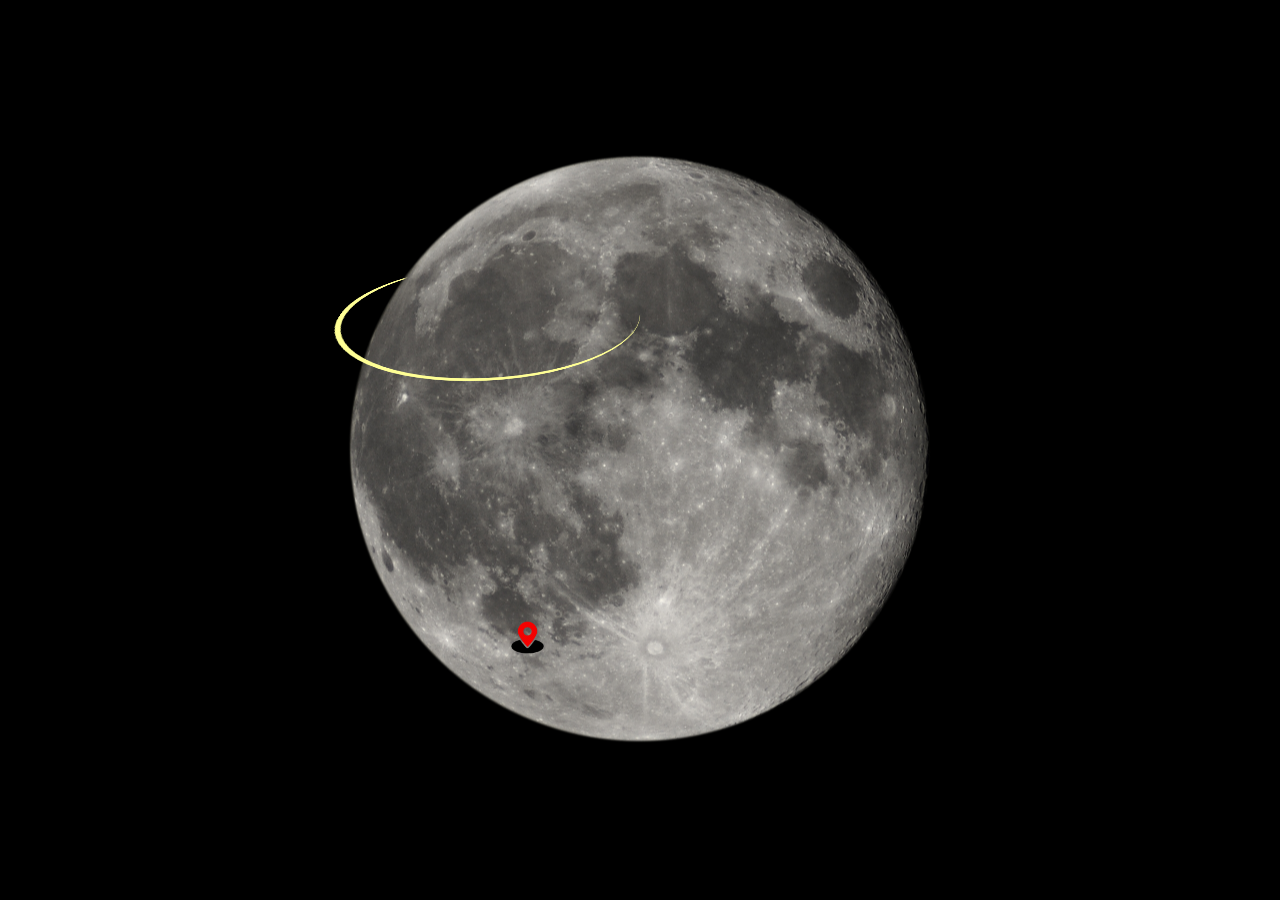
<file: index.html>
<!DOCTYPE html>
<html lang="fr">

<head>
	<meta charset="UTF-8" />
	<meta name="viewport" content="width=device-width, initial-scale=1.0" />
	<title>Sur la lune</title>
	<link rel="stylesheet" href="https://cdn.jsdelivr.net/npm/bootstrap@5.3.0/dist/css/bootstrap.min.css" class="circle">
	<link rel="stylesheet" href="css/lune.css" />
</head>

<body>
	<div class="container">
		<img src="img/lune.png" class="circle" alt="image de lune">
		<div class="eclipse"></div>
		<div class="eclipse deuxieme"></div>
		<a class="location" href="acceuil.html"><img src="img/location-icon-png-10.jpg" alt=""></a>
	</div>
</body>

</html>
</file>
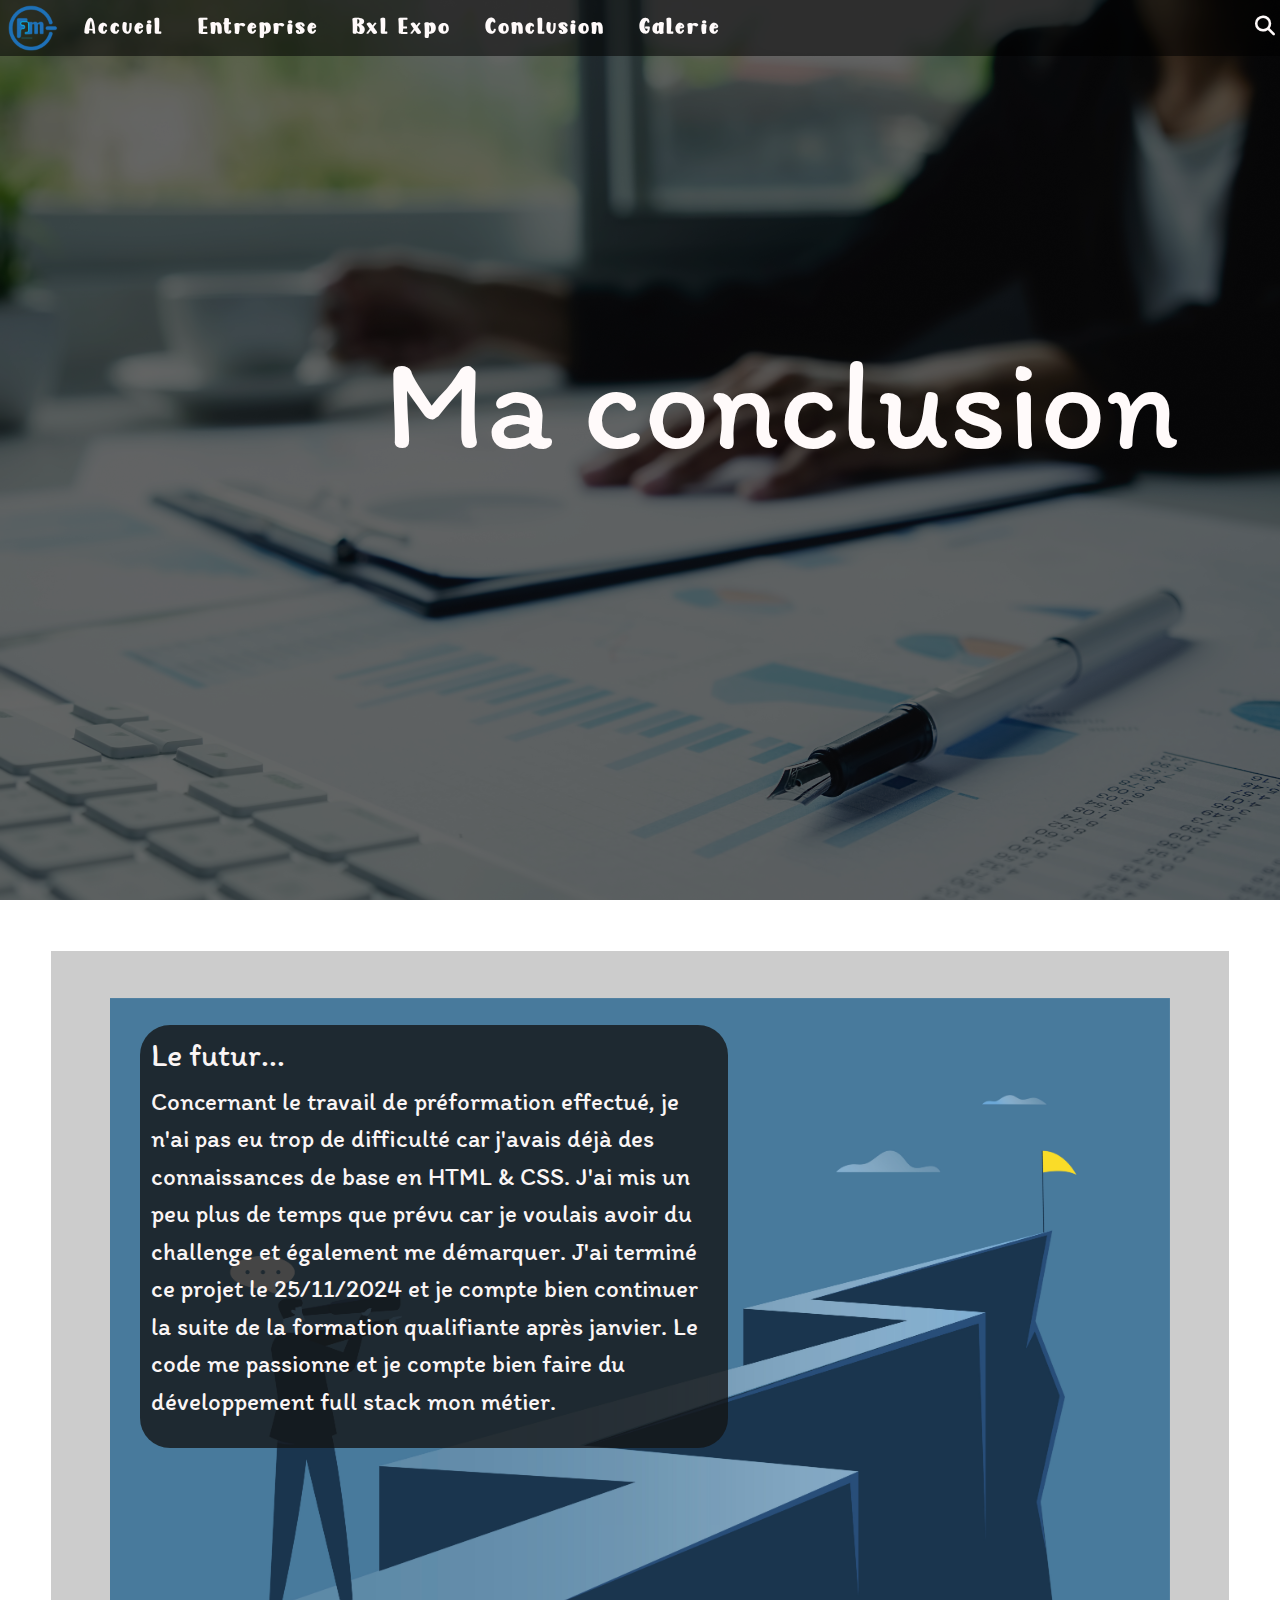
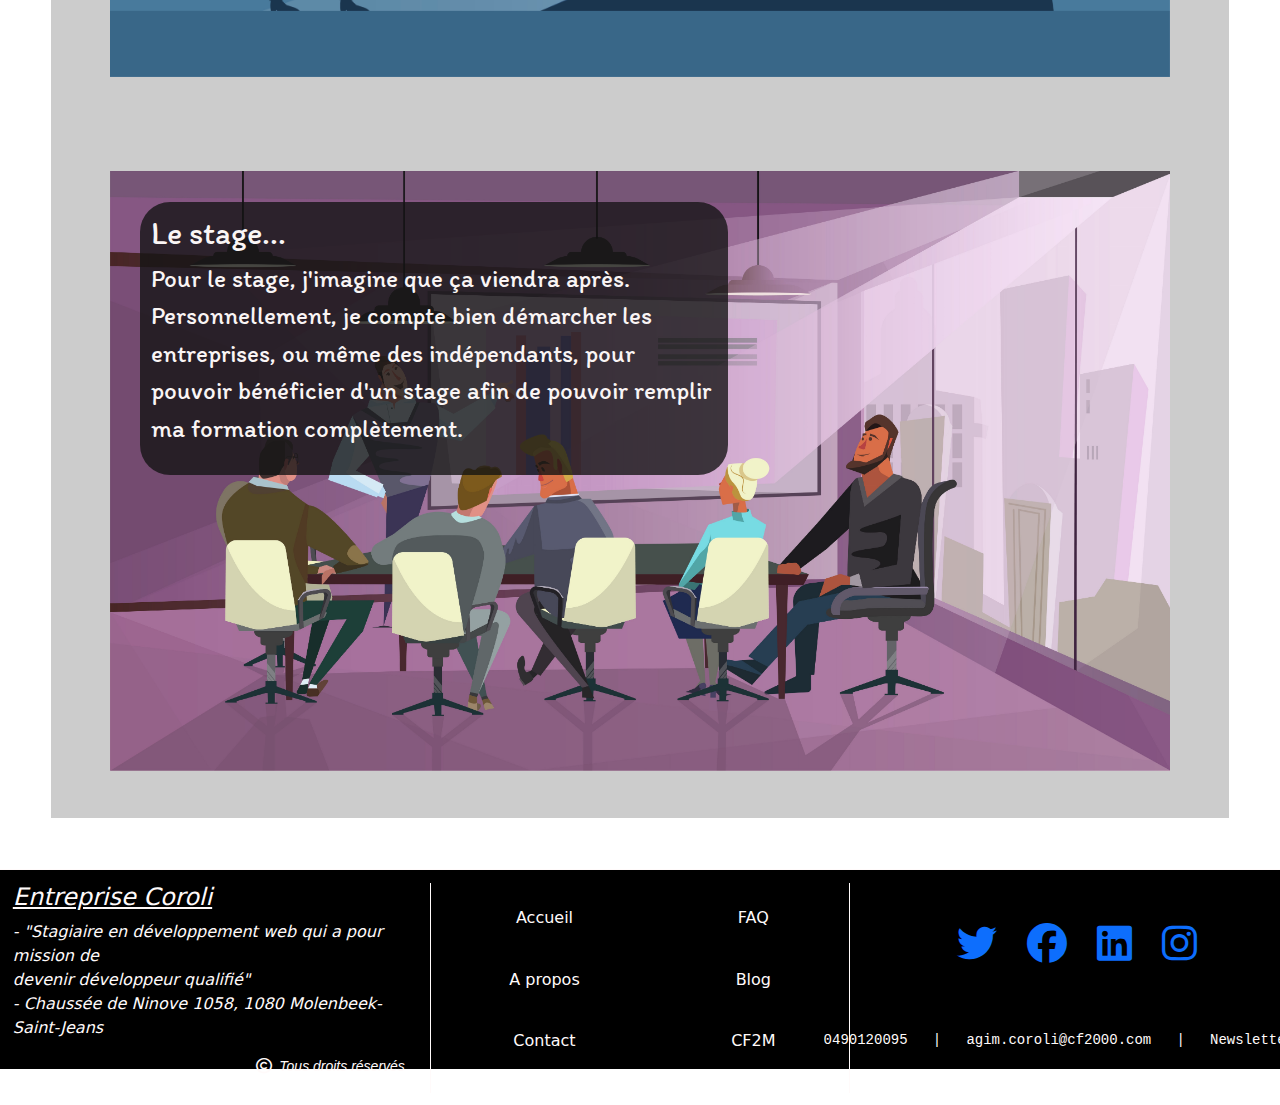
<file: _conclusion.html>
<!DOCTYPE html>
<html lang="en">
<head>
    <meta charset="UTF-8">
    <meta name="viewport" content="width=device-width, initial-scale=1.0">
    <title>Accueil</title>
        <!-- lien vers les pages et bibliotheque  -->
    <link rel="stylesheet" href="css/styleConclusion.css">
    <link rel="stylesheet" href="https://cdn.jsdelivr.net/npm/bootstrap@5.3.3/dist/css/bootstrap.min.css">
    <link rel="stylesheet" href="https://www.freepik.com/font/snow-freeze">
    <link rel="stylesheet" href="https://cdnjs.cloudflare.com/ajax/libs/font-awesome/6.5.1/css/all.min.css">
</head>
<body>
    <!-- navbar composé de icon img et lien  -->
    <header>
        <img src="img/rapport.jpg"  alt="">
        <nav class="navbar" id="navbar">
                    <ul class="list_puce_nav" style="list-style-type: none; ">
                        <li class="txt logo">
                            <a href="https://www.cf2m.be/home" target="_blank"><img style="width : 50px;
                            height : 50px;" src="img/cf2m-removebg-preview.png" alt=""></a>
                        </li>
                        <li class="txt">
                            <a class="lien" href="acceuil.html">Accueil</a>
                        </li>
                        <li class="txt">
                            <a class="lien" href="_entreprise.html">Entreprise</a>
                        </li>
                        <li class="txt">
                            <a class="lien" href="_expo.html">Bxl Expo</a>
                        </li>
                        <li class="txt">
                            <a class="lien" href="_conclusion.html">Conclusion</a>
                        </li>
                        <li class="txt">
                            <a class="lien" href="_galerie.html">Galerie</a>
                        </li>
                        <li class="Ex">

                        </li>
                        <li class="flexible">
                            <label for="search"><i class="fa-solid fa-magnifying-glass"></i>
                            </label>
                        </li>
                    </ul>
        </nav> <!-- Barre de navigation  -->
        <p class="titre">Ma conclusion</p>
    </header>
    <!-- img stage et avenir  -->
    <section>
        
        <div class="backPlan">
            <div class="blocUn">
                <img class="imgFutur" src="img/na_may_13.jpg" alt="">
                <div class="survolImg">
                    <h2>Le futur...</h2>
                    <p>Concernant le travail de préformation effectué, je n'ai pas eu trop de difficulté car j'avais déjà des connaissances de base en HTML & CSS. J'ai mis un peu plus de temps que prévu car je voulais avoir du challenge et également me démarquer. J'ai terminé ce projet le 25/11/2024 et je compte bien continuer la suite de la formation qualifiante après janvier. Le code me passionne et je compte bien faire du développement full stack mon métier.</p>
                </div>
            </div> 
            <div class="blocDeux">
                <img class="imgStage" src="img/stage.jpg" alt="">
                <div class="survolImg2">
                    <h2>Le stage...</h2>
                    <p>Pour le stage, j'imagine que ça viendra après. Personnellement, je compte bien démarcher les entreprises, ou même des indépendants, pour pouvoir bénéficier d'un stage afin de pouvoir remplir ma formation complètement.</p>
                </div>
            </div> 
        </div>
    </section>
    <!-- pied de page divisé en 3 parti avec des icon et href  -->
    <footer>
                
        <div class="pied">
            <div class="blocG">
                <h4 style="text-decoration: underline;"><em>Entreprise Coroli</em></h4>
                <p><em>- "Stagiaire en développement web qui a pour mission de <br> devenir développeur qualifié"</em>
                <br><em>- Chaussée de Ninove 1058, 1080 Molenbeek-Saint-Jeans</em></p>
                <div class="ico">
                    
                    <i class="fa-regular fa-copyright"></i>
                    <span><em><pre style="font-family:Arial, Helvetica, sans-serif;">  Tous droits réservés</pre></em></span>
                </div>
            </div>
            <div class="blocMid">
                <ul class="listPuceFooter">
                    <li><a href="index.html">Accueil</a></li>
                    <li><a href="">A propos</a></li>
                    <li><a href="" target="_blank">Contact</a></li>
                </ul>
                <ul class="listPuceFooter">
                    <li><a href="https://fr.wikipedia.org/wiki/Foire_aux_questions" target="_blank" >FAQ</a></li>
                    <li><a href="https://www.pixelandco.be/" target="_blank">Blog</a></li>
                    <li><a href="https://www.cf2m.be/home" target="_blank">CF2M</a></li>
                </ul>
            </div>
            <div class="blocD">
                <div class="icoReseau" >
                    <a href="https://twitter.com/x/migrate?tok=7b2265223a222f222c2274223a313733323238333335397d7e6afe259c3c1b88d32dd30be8ef0c90" target="_blank"><i class="fa-brands fa-twitter"></i></a>
                    <a href="https://fr-fr.facebook.com/" target="_blank"><i class="fa-brands fa-facebook"></i></a>
                    <a href="https://www.linkedin.com/" target="_blank"><i class="fa-brands fa-linkedin"></i></a>
                    <a href="https://www.instagram.com/" target="_blank"><i class="fa-brands fa-instagram"></i></a>
                </div>
                <div class="cordonner">
                    <p></p>
                    <p></p>
                    <p></p>
                    <pre>0490120095   |   agim.coroli@cf2000.com   |   Newsletter</pre>
                </div>
            </div>
        </div>
    </footer>

    <script src="main.js"></script>

</body>
</html>
</file>
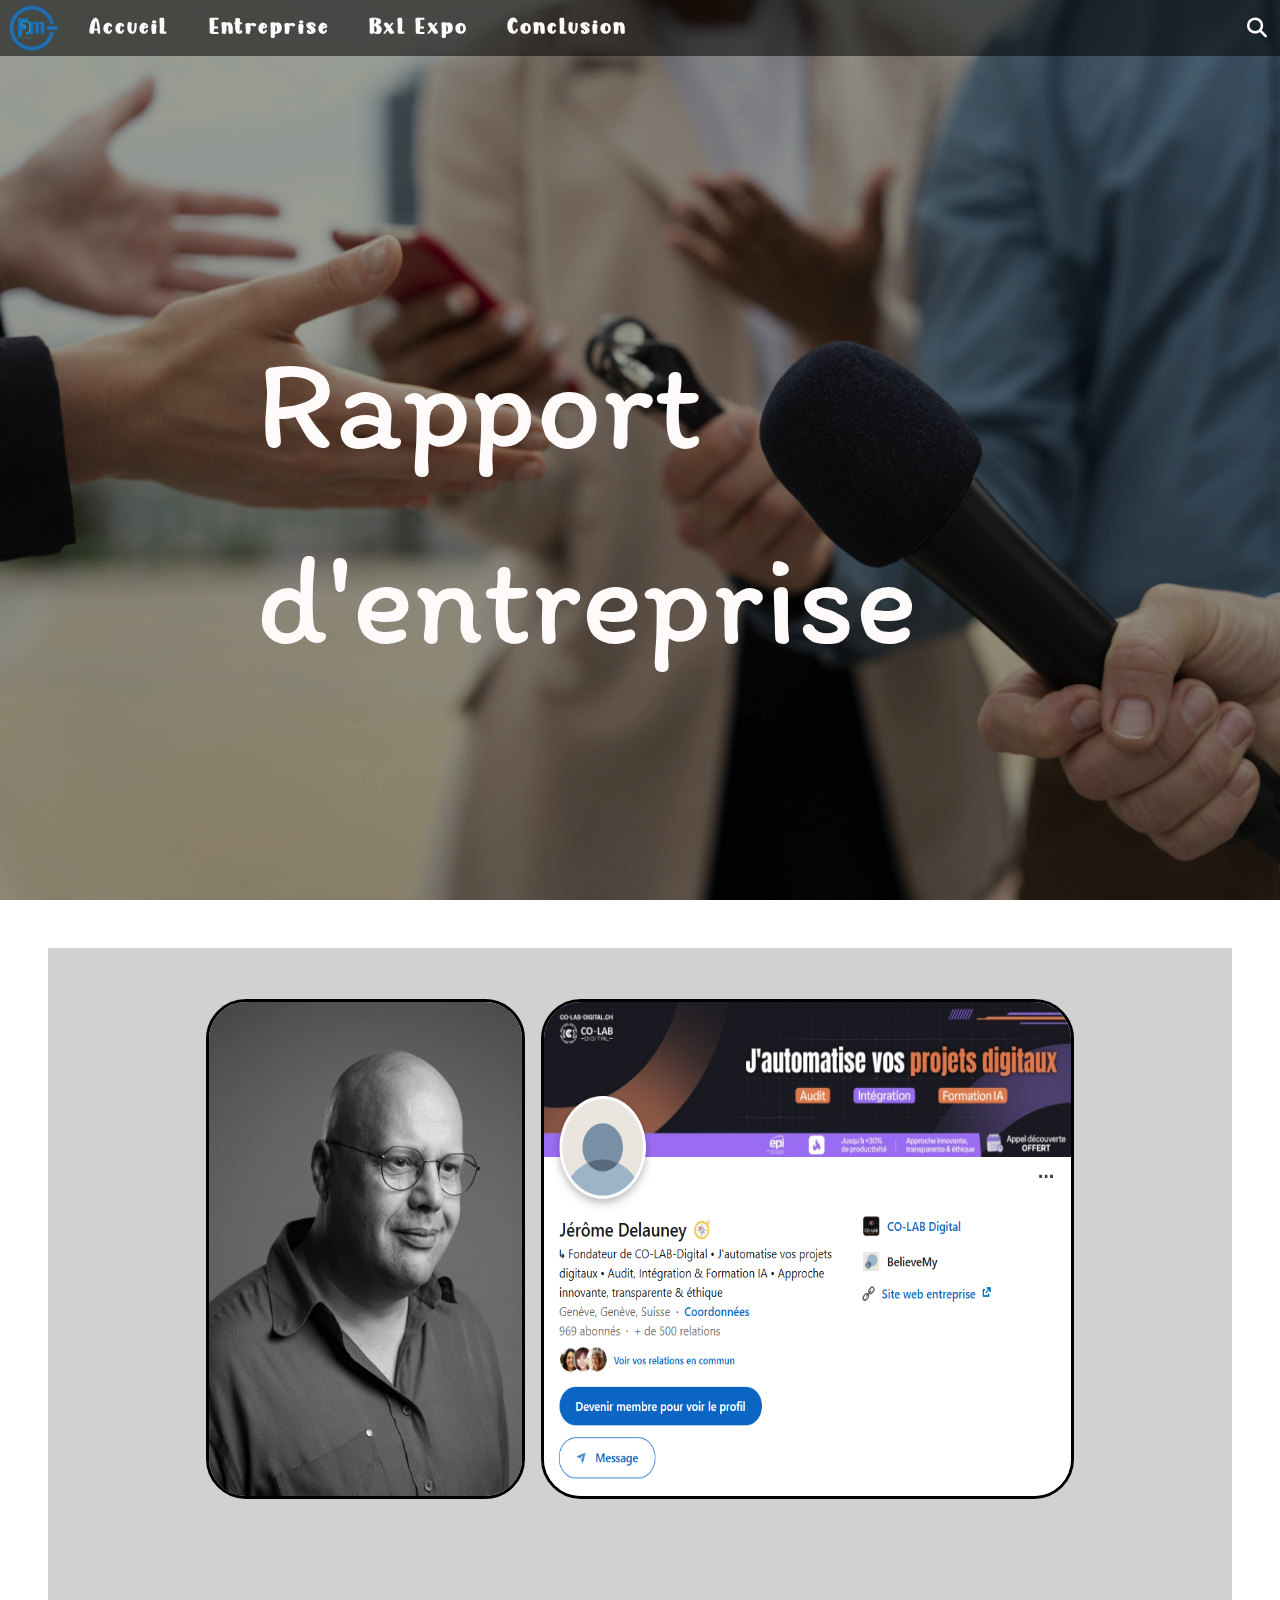
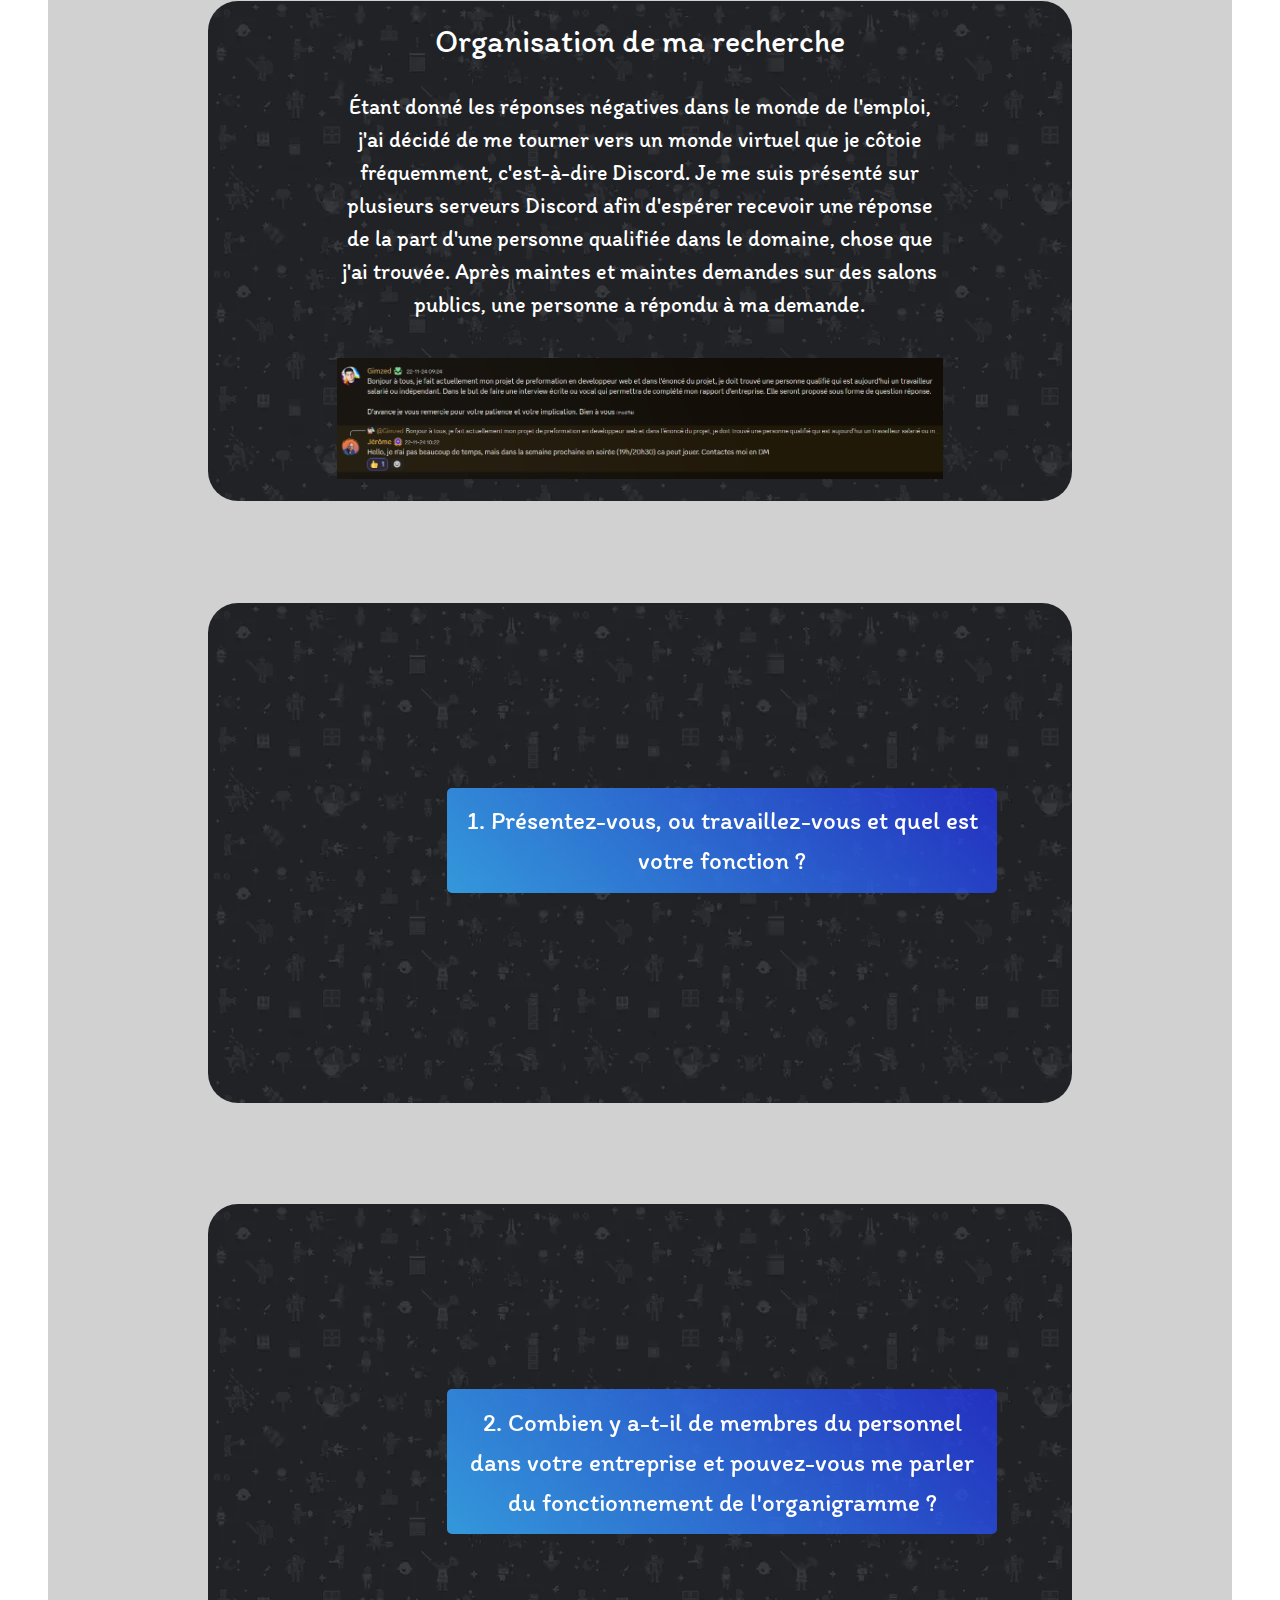
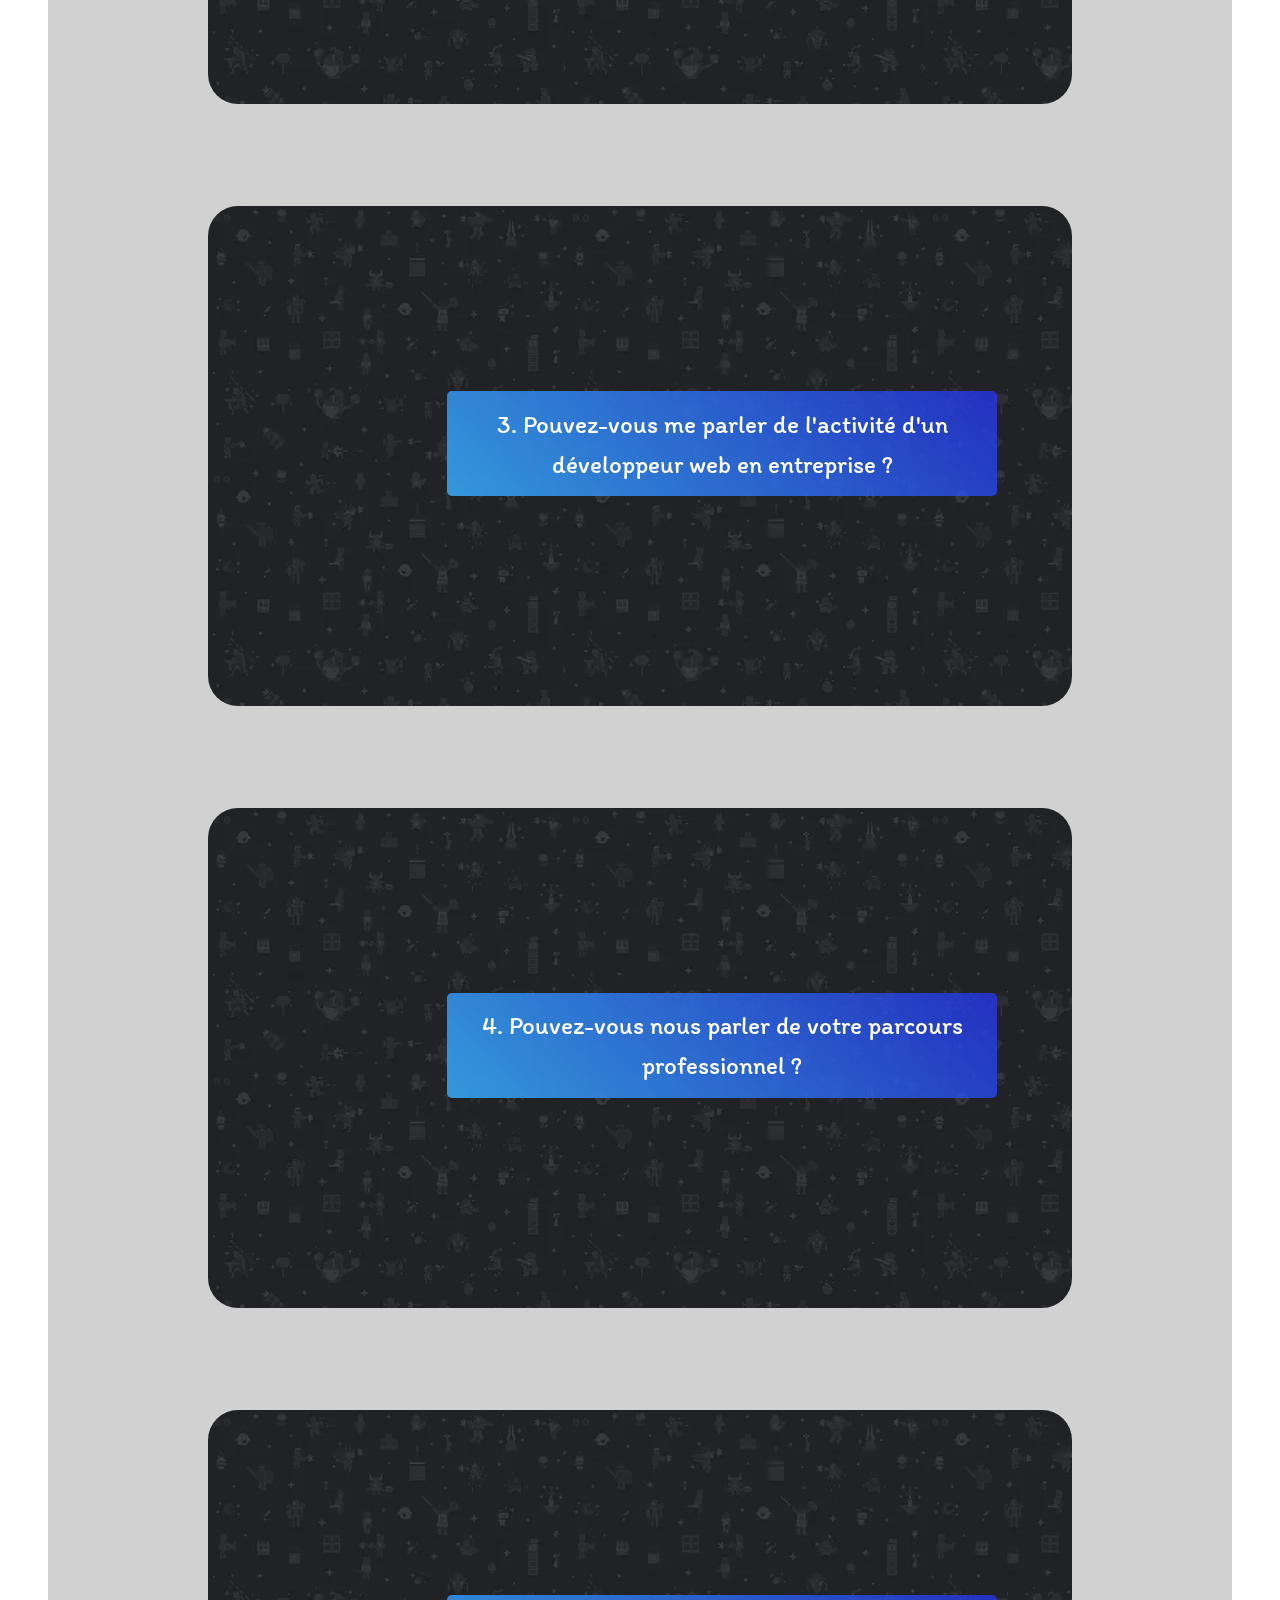
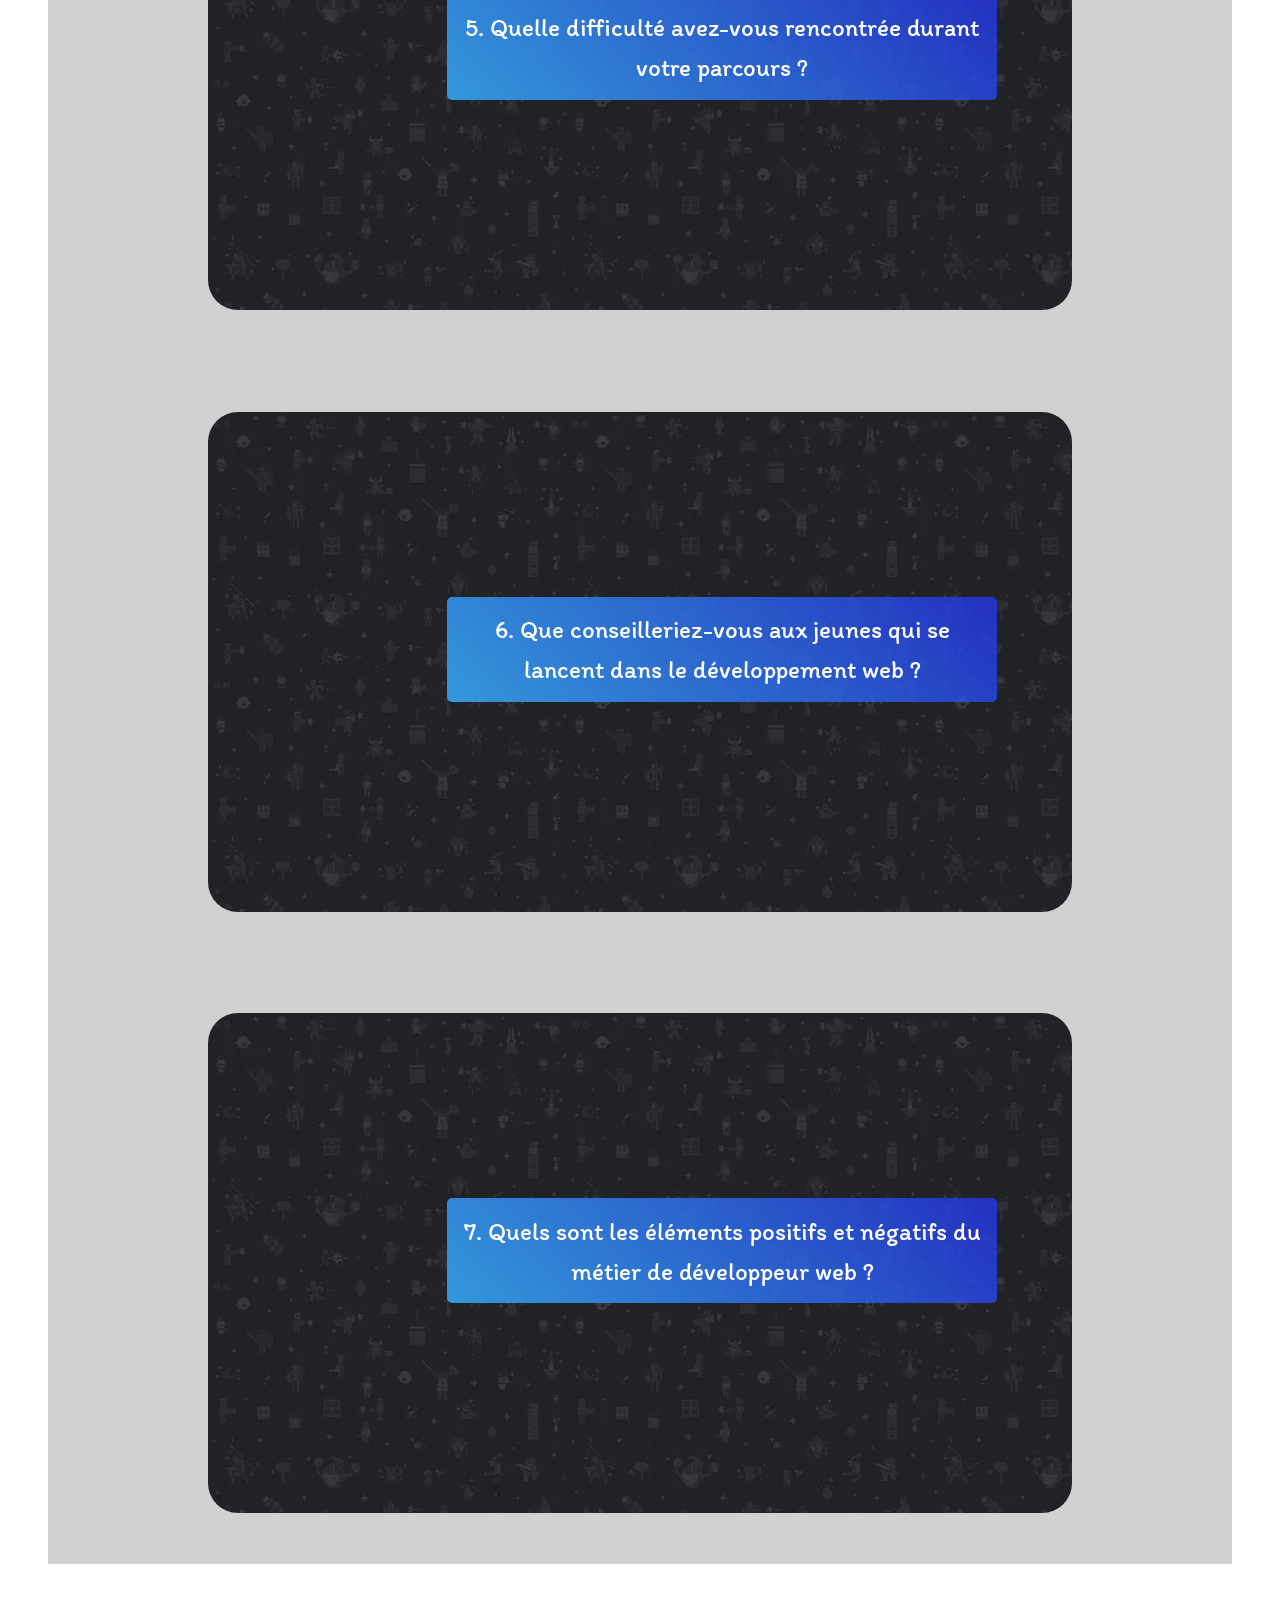
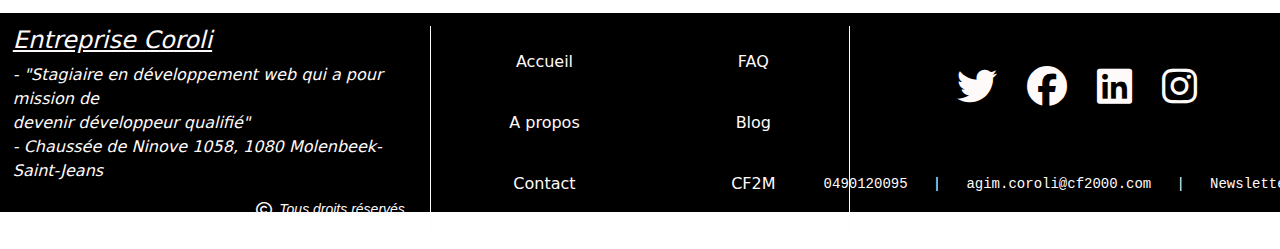
<file: _entreprise.html>
<!DOCTYPE html>
<html lang="en">
<head>
    <meta charset="UTF-8">
    <meta name="viewport" content="width=device-width, initial-scale=1.0">
    <title>Exposition</title>
        <!-- lien vers les pages et bibliotheque  -->
    <link rel="stylesheet" href="https://cdn.jsdelivr.net/npm/bootstrap@5.3.3/dist/css/bootstrap.min.css">
    <link rel="stylesheet" href="https://www.freepik.com/font/snow-freeze">
    <link rel="stylesheet" href="https://cdnjs.cloudflare.com/ajax/libs/font-awesome/6.5.1/css/all.min.css">
    <link rel="stylesheet" href="css/styleEntreprise.css">
</head>
<body>

        <!-- navbar composé de icon img et lien  -->
    <header>
        <img src="img/interview.webp"  alt="">
        <nav class="navbar" id="navbar">
            <ul class="list_puce_nav" style="list-style-type: none; ">
                <li class="txt logo">
                    <a href="https://www.cf2m.be/home" target="_blank"><img style="width : 50px;
                    height : 50px;" src="img/cf2m-removebg-preview.png" alt=""></a>
                </li>
                <li class="txt">
                    <a class="lien" href="acceuil.html">Accueil</a>
                </li>
                <li class="txt">
                    <a class="lien" href="_entreprise.html">Entreprise</a>
                </li>
                <li class="txt">
                    <a class="lien" href="_expo.html">Bxl Expo</a>
                </li>
                <li class="txt">
                    <a class="lien" href="_conclusion.html">Conclusion</a>
                </li>

                <li class="Ex">

                </li>
                <li class="flexible">
                    <i class="fa-solid fa-magnifying-glass"></i>
                </li>
            </ul>
        </nav> <!-- Barre de navigation  -->
        <p class="titre">Rapport d'entreprise</p>
    </header>
    <!-- carte presentation jerome + animation  -->
    <section>
        <div class="section">
            <div class="jerom different">
                <img class="photoJerome" src="img/jeromeNoirEtBlanc.jpg" alt="">
                <img class="photoColab" src="img/jerom.png" alt="">

            </div>
            <div class="jerom textJ">
                <h2>Organisation de ma recherche</h2>
                <p>Étant donné les réponses négatives dans le monde de l'emploi, j'ai décidé de me tourner vers un monde virtuel que je côtoie fréquemment, c'est-à-dire Discord. Je me suis présenté sur plusieurs serveurs Discord afin d'espérer recevoir une réponse de la part d'une personne qualifiée dans le domaine, chose que j'ai trouvée. Après maintes et maintes demandes sur des salons publics, une personne a répondu à ma demande.</p>
                <img src="img/msgJerom.png" alt="">
            </div>
            <!-- ---------------------------------------------------- -->
            <div class="jerom textJ textJ2">
                    <input type="checkbox" id="toggle">
                    <label for="toggle" class="button">
                        <div class="front">1. Présentez-vous, ou travaillez-vous et quel est votre fonction ?</div>
                        <div class="back">
                            <p>
                            Je m'appelle Jérôme Delauney, je suis le fondateur de CO-LAB Digital <a target="_blank" href="https://co-lab-digital.ch/">https://co-lab-digital.ch/</a>, une entreprise basée à Genève (Suisse)
                            </p>
                            <p class="borderMiddle">
                                J’accompagne les entrepreneurs, les PME (petites ou moyennes entreprises) et les associations dans la transformation de leur présence en ligne
                            </p>
                            <p>
                                Je conçois des applications digitales (sites web) sur-mesure, modernes et performantes.
                                Je propose des formations en intelligence artificielle et en automatisation
                            </p>
                    </div>
                    </label>

            </div>
            <div class="jerom textJ textJ2">
                <input type="checkbox" id="toggle2">
                <label for="toggle2" class="button">
                    <div class="front">2. Combien y a-t-il de membres du personnel dans votre entreprise et pouvez-vous me parler du fonctionnement de l'organigramme ?</div>
                    <div class="back">
                        <p>
                            Je travaille seul pour le moment, mais je collabore régulièrement avec des partenaires tels que des copywriters, des UX/UI designers, des graphistes ou encore des community managers. Grâce à mon réseau de professionnels, je peux recommander les experts les plus adaptés en fonction des besoins spécifiques de mes clients.
                        </p>
                        
                </div>
                </label>
            </div>
            <div class="jerom textJ textJ2">
                <input type="checkbox" id="toggle3">
                <label for="toggle3" class="button">
                    <div class="front">3. Pouvez-vous me parler de l'activité d'un développeur web en entreprise ?</div>
                    <div class="back colone">
                        <p class="textcentre">
                            Étant seul à gérer CO-LAB Digital, mon activité ne se limite pas uniquement au développement web. <br>Mes responsabilités sont multiples et couvrent plusieurs domaines :
                        </p>
                        <p style="font-size: 20.5px;" class="deuxPoint largeur">
                            <strong style="color: #3498db;">Relation client :</strong> J’écoute, conseille et accompagne mes clients tout au long de leurs projets. <br>
                            <strong style="color: #3498db;">Gestion de projet :</strong> Je planifie, organise et supervise chaque étape pour garantir le respect des délais et des objectifs. <br>
                            <strong style="color: #3498db;">Développement web :</strong> Je conçois et développe des sites web sur-mesure, en prenant en charge à la fois le front-end et le back-end. <br>
                            <strong style="color: #3498db;">Veille technologique :</strong> Je reste constamment informé des nouvelles tendances et technologies.
                        </p>
                        <p>En résumé, je porte plusieurs casquettes ! Etre indépendant, c'est loin d'être une sinécure.</p>
                </div>
                </label>
            </div>
            <div class="jerom textJ textJ2">
                <input type="checkbox" id="toggle4">
                <label for="toggle4" class="button">
                    <div class="front">4. Pouvez-vous nous parler de votre parcours professionnel ?</div>
                    <div class="back parcours">
                        <p>
                            Mon parcours en programmation a commencé très tôt, à l’âge de 12 ans, avec des langages comme le Basic, le C/C++ et le Pascal, avant de me spécialiser dans les technologies web. Cette passion m’a permis d’acquérir plus de 30 ans d’expérience et, en parallèle, de travailler sur des projets très variés, allant de simples sites vitrines à des applications complexes. J’ai également toujours eu à cœur de contribuer à la communauté des développeurs, notamment à travers des projets OpenSource et des articles techniques. J’ai également co-écrit un livre sur le langage Pascal (Lazarus) <br> <br>

                            En plus, j’accompagne régulièrement de jeunes développeurs et des personnes en reconversion professionnelle, en leur partageant non seulement des compétences techniques, mais aussi des conseils pour naviguer dans ce métier exigeant. 
                        </p>
                </div>
                </label>
            </div>
            <div class="jerom textJ textJ2">
                <input type="checkbox" id="toggle5">
                <label for="toggle5" class="button">
                    <div class="front">5. Quelle difficulté avez-vous rencontrée durant votre parcours ?</div>
                    <div class="back">

                        <p class="deuxPoint">
                            Après ma réorientation. J'ai dû rapidement m'adapter à plusieurs choses : <br><br>
                            <strong style="color: #3498db;">L’évolution rapide des technologies :</strong> Il faut constamment apprendre et s’adapter pour rester compétitif. <br>
                            <strong style="color: #3498db;">La gestion des attentes clients :</strong> Trouver un équilibre entre ce que le client veut, ce dont il a réellement besoin et ce qui est techniquement réalisable, tout en gérant efficacement son temps, est un défi constant.
                            <strong style="color: #3498db;">Le passage à l’indépendance :</strong> Cela m’a demandé de développer des compétences en gestion d’entreprise, en communication et en prospection, en plus de mes compétences techniques. <br>
                            <strong style="color: #3498db;">Trouver les bons partenaires :</strong> Identifier des collaborateurs fiables et compétents pour répondre aux besoins spécifiques des projets a également été un défi. <br> <br>
                            Malgré ces difficultés, ces expériences m’ont permis de grandir, de m’adapter et de développer une approche plus stratégique et humaine dans mon travail.
                        </p>
                </div>
                </label>
            </div>
            <div class="jerom textJ textJ2">
                <input type="checkbox" id="toggle6">
                <label for="toggle6" class="button">
                    <div class="front">6. Que conseilleriez-vous aux jeunes qui se lancent dans le développement web ?</div>
                    <div class="back">
                        <p class="deuxPoint petitTxt">
                            Mes conseils pour un jeune développeur qui débute : <br> <br>
                            <strong style="color: #3498db;" >Apprends en continu :</strong> Forme-toi régulièrement. Concentre-toi sur une seule technologie à la fois jusqu’à la maîtriser. Ne te limite jamais à une seule technologie. La polyvalence est une force. Mais garde une spécialisation pour le côté professionnel. <br>
                            <strong style="color: #3498db;" >Travaille sur des projets concrets : </strong> Rien ne remplace la pratique. Crée des projets personnels ou participe à des projets open source pour développer tes compétences. C’est en créant que tu apprendras le plus. <br>
                            <strong style="color: #3498db;" >Développe des compétences non techniques : </strong>Le code ne fait pas tout. Apprends à communiquer efficacement, à gérer ton temps et à comprendre les besoins des clients. Ces compétences dites "soft skills" sont tout aussi importantes que tes compétences techniques pour réussir. <br>
                            <strong style="color: #3498db;" >Ne te décourage pas face aux échecs : </strong>Les erreurs font partie de l’apprentissage. Chaque difficulté est une opportunité de grandir et de t’améliorer. Apprends à voir les échecs comme des étapes nécessaires à ta progression. <br>
                            <strong style="color: #3498db;" >Prends soin de toi : </strong>Le développement peut être exigeant. Aussi bien mentalement que physiquement. Apprends à gérer ton stress, à faire des pauses. Un esprit reposé est bien plus productif et créatif. <br>
                            <strong style="color: #3498db;" >Et surtout : </strong>prends du plaisir et amuse-toi !
                        </p>
                    </div>
                </label>
            </div>
            <div class="jerom textJ textJ2">
                <input type="checkbox" id="toggle7">
                <label for="toggle7" class="button">
                    <div class="front">7. Quels sont les éléments positifs et négatifs du métier de développeur web ?</div>
                    <div class="back puce">
                        <ol class="puceNoir"><p>Eléments positifs :</p>
                            <li>Demande élevée</li>
                            <li>Rémunération compétitive</li>
                            <li>Travail à distance</li>
                            <li>Travail varié</li>
                            <li>Collaborations</li>
                        </ol>
                        <ol class="puceNoir"><p>Eléments négatifs :</p>
                            <li>Pression et délais</li>
                            <li>Problèmes techniques</li>
                            <li>Complexité des projets</li>
                            <li>Gestion de clients</li>
                            <li>Longues heures de travail </li>
                        </ol>
                    </div>
                </label>
            </div>
        </div>
    </section>
    <!-- pied de page divisé en 3 parti avec des icon et href  -->
    <footer>
                
        <div class="pied">
            <div class="blocG">
                <h4 style="text-decoration: underline;"><em>Entreprise Coroli</em></h4>
                <p><em>- "Stagiaire en développement web qui a pour mission de <br> devenir développeur qualifié"</em>
                <br><em>- Chaussée de Ninove 1058, 1080 Molenbeek-Saint-Jeans</em></p>
                <div class="ico">
                    
                    <i class="fa-regular fa-copyright"></i>
                    <span><em><pre style="font-family:Arial, Helvetica, sans-serif;">  Tous droits réservés</pre></em></span>
                </div>
            </div>
            <div class="blocMid">
                <ul class="listPuceFooter">
                    <li><a href="index.html">Accueil</a></li>
                    <li><a href="">A propos</a></li>
                    <li><a href="" target="_blank">Contact</a></li>
                </ul>
                <ul class="listPuceFooter">
                    <li><a href="https://fr.wikipedia.org/wiki/Foire_aux_questions" target="_blank" >FAQ</a></li>
                    <li><a href="https://www.pixelandco.be/" target="_blank">Blog</a></li>
                    <li><a href="https://www.cf2m.be/home" target="_blank">CF2M</a></li>
                </ul>
            </div>
            <div class="blocD">
                <div class="icoReseau" >
                    <a href="https://twitter.com/x/migrate?tok=7b2265223a222f222c2274223a313733323238333335397d7e6afe259c3c1b88d32dd30be8ef0c90" target="_blank"><i class="fa-brands fa-twitter"></i></a>
                    <a href="https://fr-fr.facebook.com/" target="_blank"><i class="fa-brands fa-facebook"></i></a>
                    <a href="https://www.linkedin.com/" target="_blank"><i class="fa-brands fa-linkedin"></i></a>
                    <a href="https://www.instagram.com/" target="_blank"><i class="fa-brands fa-instagram"></i></a>
                </div>
                <div class="cordonner">
                    <p></p>
                    <p></p>
                    <p></p>
                    <pre>0490120095   |   agim.coroli@cf2000.com   |   Newsletter</pre>
                </div>
            </div>
        </div>
    </footer>
    <script src="main.js"></script>
</body>
</html>
</file>
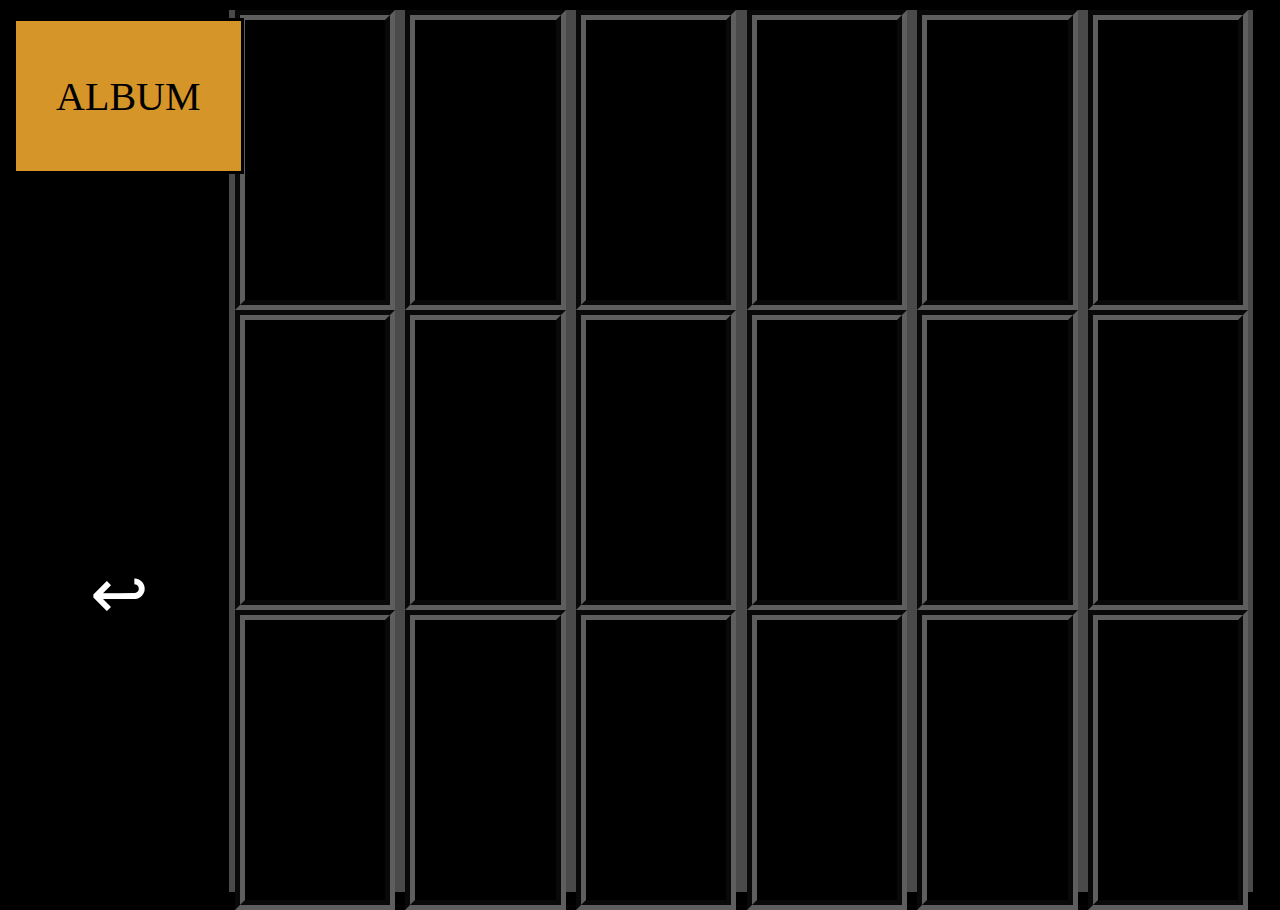
<file: _galerie.html>
<!DOCTYPE html>
<html lang="en">
<head>
    <link rel="stylesheet" href="css/styleGalerie.css">
    <meta charset="UTF-8">
    <meta name="viewport" content="width=device-width, initial-scale=1.0">
    <title>Document</title>
</head>
<body class="bodyGalerie">
    <main class="A__main__album">
        <div class="A__main__picsWallet">ALBUM</div>
        <a class="fleche" href="_conclusion.html">↩</a>
		<a class="intero" href="_vraiGalerie.html">❓</a>
        <img class="A__main__img1 A__img" src="img/twd.webp" alt="">
        <img class="A__main__img2 A__img" src="img/100.jpg" alt="">
        <img class="A__main__img3 A__img" src="img/evil.webp" alt="">
        <img class="A__main__img4 A__img" src="img/from.jpg" alt="">
        <img class="A__main__img5 A__img" src="img/affranchi.jpg" alt="">
        <img class="A__main__img6 A__img" src="img/bad.jpg" alt="">

		<img class="A__main__img7 A__img" src="img/saw.jpg" alt="">
        <img class="A__main__img8 A__img" src="img/snowfall.jpg" alt="">
        <img class="A__main__img9 A__img" src="img/casino.jpg" alt="">
        <img class="A__main__img10 A__img" src="img/circle.jpg" alt="">
        <img class="A__main__img11 A__img" src="img/prison.jpg" alt="">
        <img class="A__main__img12 A__img" src="img/fear.jpg" alt="">
		
		<img class="A__main__img13 A__img" src="img/prisonbreak.jpg" alt="">
        <img class="A__main__img14 A__img" src="img/cité.jpg" alt="">
        <img class="A__main__img15 A__img" src="img/newyork.jpg" alt="">
        <img class="A__main__img16 A__img" src="img/amerique.jpg" alt="">
        <img class="A__main__img17 A__img" src="img/narcos.jpg" alt="">
        <img class="A__main__img18 A__img" src="img/scraface.jpg" alt="">
		<section class="A__main__picsRecept">
			<div class="bloc firstBloc">
				<div class="cadre"></div>
				<div class="cadre"></div>
				<div class="cadre"></div>
				<div class="cadre"></div>
				<div class="cadre"></div>
				<div class="cadre"></div>
			</div>
			<div class="bloc secondBloc">
				<div class="cadre"></div>
				<div class="cadre"></div>
				<div class="cadre"></div>
				<div class="cadre"></div>
				<div class="cadre"></div>
				<div class="cadre"></div>
			</div>
			<div class="bloc threeBloc">
				<div class="cadre"></div>
				<div class="cadre"></div>
				<div class="cadre"></div>
				<div class="cadre"></div>
				<div class="cadre"></div>
				<div class="cadre"></div>
			</div>
		</section>
    </main>
</body>
</html>
</file>
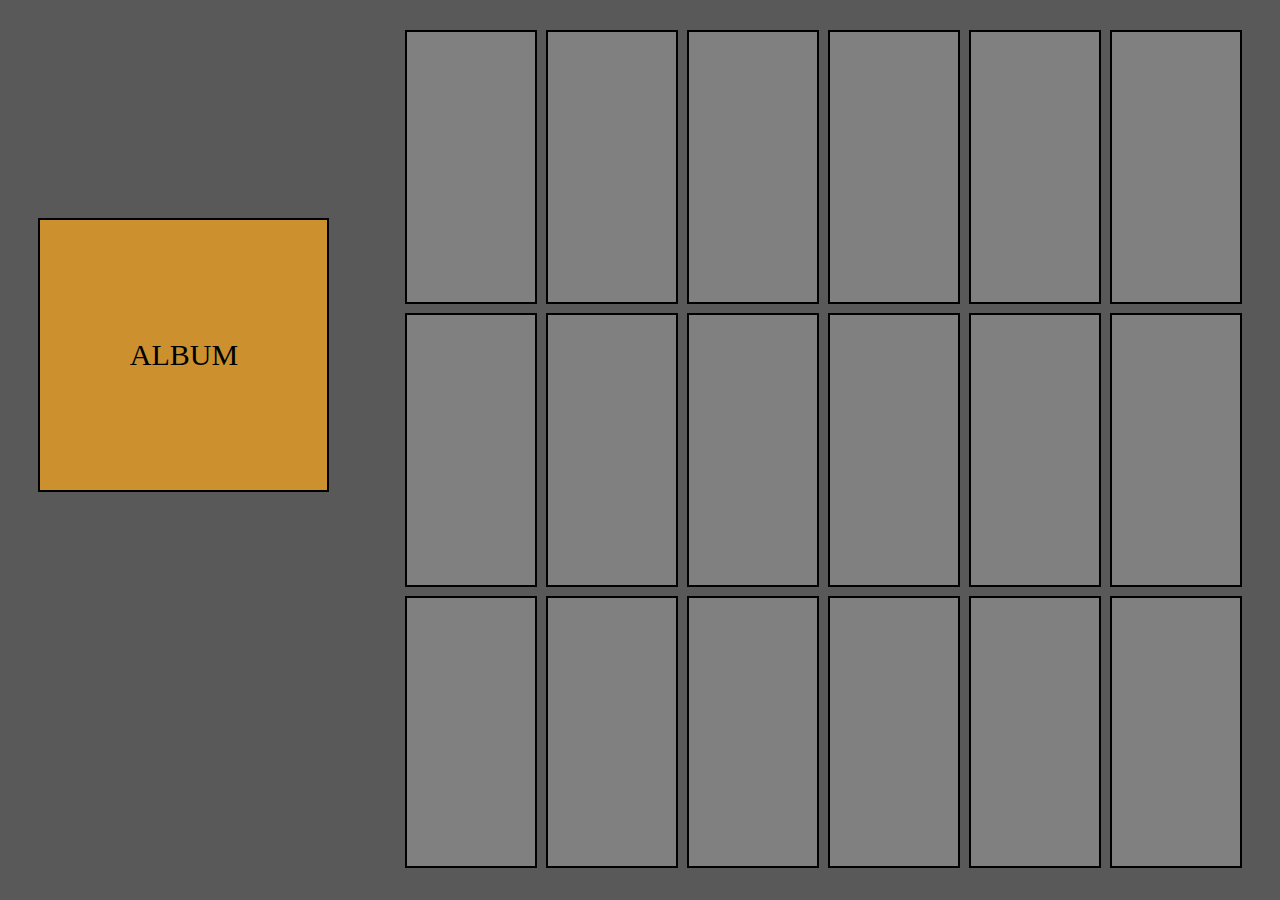
<file: _vraiGalerie.html>
<!DOCTYPE html>
<html lang="en">
<head>
    <link rel="stylesheet" href="css/styleVraiGalerie.css">
    <meta charset="UTF-8">
    <meta name="viewport" content="width=device-width, initial-scale=1.0">
    <title>Document</title>
</head>
<body>
    <div class="container">

        <div class="envelope">
            <p class="album">ALBUM</p>
        </div>
        <div class="container-cadres">
            <div class="cadre">
                <img src="img/100.jpg" alt="Image 1" class="photo photo1">
            </div>
            <div class="cadre">
                <img src="img/affranchi.jpg" alt="Image 1" class="photo photo2">
            </div>
            <div class="cadre">
                <img src="img/amerique.jpg" alt="Image 1" class="photo photo3">
            </div>
            <div class="cadre">
                <img src="img/bad.jpg" alt="Image 1" class="photo photo4">
            </div>
            <div class="cadre">
                <img src="img/circle.jpg" alt="Image 1" class="photo photo5">
            </div>
            <div class="cadre">
                <img src="img/cité.jpg" alt="Image 1" class="photo photo6">
            </div>
            <div class="cadre">
                <img src="img/evil.webp" alt="Image 1" class="photo photo7">
            </div>
            <div class="cadre">
                <img src="img/fear.jpg" alt="Image 1" class="photo photo8">
            </div>
            <div class="cadre">
                <img src="img/from.jpg" alt="Image 1" class="photo photo9">
            </div>
            <div class="cadre">
                <img src="img/casino.jpg" alt="Image 1" class="photo photo10">
            </div>
            <div class="cadre">
                <img src="img/twd.webp" alt="Image 1" class="photo photo11">
            </div>
            <div class="cadre">
                <img src="img/newyork.jpg" alt="Image 1" class="photo photo12">
            </div>
            <div class="cadre fin">
                <img src="img/narcos.jpg" alt="Image 1" class="photo photo13">
            </div>
            <div class="cadre fin">
                <img src="img/prison.jpg" alt="Image 1" class="photo photo14">
            </div>
            <div class="cadre fin">
                <img src="img/prisonbreak.jpg" alt="Image 1" class="photo photo15">
            </div>
            <div class="cadre fin">
                <img src="img/saw.jpg" alt="Image 1" class="photo photo16">
            </div>
            <div class="cadre fin">
                <img src="img/scraface.jpg" alt="Image 1" class="photo photo17">
            </div>
            <div class="cadre fin">
                <img src="img/snowfall.jpg" alt="Image 1" class="photo photo18">
            </div>
        </div>
    </div>
</body>
</html>
</file>
<file: css/lune.css>
body{
    display: flex;
    justify-content: center;
    align-items: center;
    height: 100vh;
    margin: 0;
    background-color: #000;
    perspective: 1000px; /* Perspective 3D */
    overflow: hidden;
}

.container {
    position: relative;
    width: 300px;
    height: 300px;
    transform-style: preserve-3d; /* Pour garder l'effet 3D */

  }

  .circle {
    position: absolute;
    width: 600px;
    height:600px;
    object-fit: cover;
    border-radius: 50%;
    top: 50%;
    left: 50%;
    transform: translate(-50%, -50%);
  }

  .eclipse {
    position: absolute;
    left: 0%;
    top: 5%;
    width: 300px;
    height: 300px;
    border: 5px solid rgb(255, 255, 149);
    border-radius: 50%;
    transform: translate(-50%, -50%) rotateX(60deg);
    transform-origin: center;
    box-sizing: border-box;
    border-right: transparent;
    border-top: transparent;
    animation: circularMotion 2s linear infinite;
  }

a{
    position: absolute;
    top: 35%;
    /* background-color: red; */
    left: 35%;
    border-radius: 50%;
    font-size: 50px;
    /* border: 1px solid red; */
    padding: 5%;
    z-index: 3;
}
 
.location>img{
    /* position: absolute; */
    margin-top: 200px;
    margin-left: -100px;
    width: 35px;
}


@keyframes circularMotion{
    0% {
        transform: matrix(4,2,3,4,5,6) rotateX(-75deg)  rotateZ(0deg);

    }
    50% {
        transform: matrix(4,2,3,4,5,6) rotateX(-75deg)  rotateZ(180deg);

    }
    100% {
        transform: matrix(4,2,3,4,5,6) rotateX(-75deg)  rotateZ(360deg);

    }
}

/* Page brouillard ------------------------------------ */
</file>
<file: css/styleConclusion.css>
@font-face{
    font-family: 'snowPolice';
    src: url(fonts/f24q3231-snow-freeze/otf/f24q3231-snow-freeze-snow-freeze-regular-snow-pile-400.otf);
    font-weight: normal;
    font-style: normal;
}
@font-face {
    font-family: 'snowLink';
    src: url(../fonts/f24q3231-snow-freeze/otf/f24q3231-snow-freeze-snow-freeze-regular-400.otf);
}

@font-face {
    font-family: 'interview';
    src: url(../fonts/f24q3231-snow-freeze/ttf/Itim-Regular.ttf);
}

body{
    margin: 0;
    padding: 0; 

}
header {background-color: black;}

header>img{
    height: 100vh;
    width: 100%;
    opacity: 40%;
}


nav{
    top: -100px;
    transition: top 1s ease, background-color 1s ease; /* Animation pour le déplacement et la couleur de fond */
    left: 0;
    right: 0;
    z-index: 1; /* Assurez-vous que la navbar est au-dessus du contenu */
    background-color: #00000089;
}

.titre{
    position: absolute;
    top: 34%;
    left: 30%;
    font-family: interview;
    font-size: 130px;
    color: snow;
}

.navbar.visible{
    top: 0;
    justify-content: space-evenly;
    position: fixed;

}

.list_puce_nav{
    margin: 0;
    padding: 0;
    display: flex;
    align-items: center;
    height: 40px;
    width: 2000px;
    /* border: 1px solid green; */
    transition: color 0.5s ease; /* Transition pour le changement de couleur */
    
}

.Ex{
    flex-grow: 0.74;
    height: 50px;
}

.search{
    width: 300px;
}

.list_puce_nav>li{
    margin: 0;
    padding: 0;
    /* border: 1px solid red; */
}

.txt{
    flex-grow: 0.05;
}

.txt>.lien{
    font-size: 140%;
}

.logo>a{
    margin-left: 10%;
}

.list_puce_nav>li>a{
    text-decoration: none;
    color: snow;
    font-size: 30px;
    transition: color 0.5s ease; /* Transition pour le changement de couleur */
    font-family:snowLink, sans-serif ;
    letter-spacing: 2px;
}
.lien:hover{
    /* transition: margin-right 3s; */
    border-bottom: 2px solid #ffffff;
}

.flexible{
    display: flex;
    letter-spacing: 5px;

}

.flexible>label>i{
    color: snow;
    font-size: 20px;
    
}

.list_puce_nav>li>a::after{
    border: 1px solid black;
}

/* Section  */

section{
    width: 100%;
    display: flex;
    justify-content: center;
}

.backPlan{
    margin: 4%;
    background-color: rgba(128, 128, 128, 0.402);
    width: 95%;
    display: flex;
    flex-direction: column;
    align-items: center;
    position: relative;
}

.blocUn, .blocDeux{
    width: 90%;
    
    opacity: 90%;
    margin: 4%;
} 

.imgFutur, .imgStage{
    width: 100%;
}

.survolImg, .survolImg2{
    position: absolute;
    top: 5%;
    font-family: interview;
    color: snow;
    width: 50%;
    left:7.5%;
    font-size: 25px;
    background-color: rgba(0, 0, 0, 0.786);
    border-radius: 30px;
    padding: 1%;
}

.survolImg2{
    top: 58%;
    left: 7.5%;
    padding: 1%;
}

/* -------------------------------------------------------------- */

/* pied de page  */
footer{
    background-color: black;
    height: 200px;
    width: 100%;
    border-top: 1px solid snow;
    color: snow;
}

.pied{
    /* border: 1px solid rgb(255, 0, 238); */
    display: flex;
    justify-content: space-between;
    padding: 1%;
    /* max-height: 10px; a definir plutard */
}

/* premier bloc footer  */

.blocG{
    padding-right: 1%;
    border-right: 1px solid snow;
    display: flex;
    flex-direction: column;
    justify-content: space-evenly;
    width: 33.3%;
}

.blocG i{
    align-self: flex-end;
}

.ico{
    display: flex;
    align-self: flex-end;
    margin-right: 3%;
}

.ico>i{
    margin-bottom: 13%;
}

/* Deuxieme bloc footer  */

.blocMid{
    /* border: 1px solid green; */
    display: flex;
    justify-content:space-evenly;
    align-items: center;
    width: 33.3%;
}
.listPuceFooter{

    /* border: 1px solid rgb(0, 38, 255); */
    display: flex;
    flex-direction: column;
    align-items: center;
    justify-content: space-between;
    width: 100%;
    height: 70%;
}

.listPuceFooter>li{
    list-style-type: none;
    margin-left: -8%;
}
.listPuceFooter>li>a{
    text-decoration: none;
    color: snow;
    margin-top: 50%;

}

.listPuceFooter>li>a:hover{
    background-color: #211d1d;
    font-size: 120%;

}

/* dernier bloc footer  */

.blocD{
    border-left: 1px solid snow;
    width: 33.3%;
    display: flex;
    flex-direction: column;
    align-items: center;
    justify-content: space-around;
}

.icoReseau{
    display: flex;
    flex-direction: row;
    margin-right: 20%;
}

.icoReseau i{
    font-size: 40px;
    width: 100%;
}

.icoReseau>a{
    margin:10%;
}

.cordonner{
    display: flex;
    justify-content: space-evenly;
}
</file>
<file: css/styleEntreprise.css>
/* Police ecriture  */
@font-face{
    font-family: 'snowPolice';
    src: url(../fonts/f24q3231-snow-freeze/otf/f24q3231-snow-freeze-snow-freeze-regular-snow-pile-400.otf);
    font-weight: normal;
    font-style: normal;
}
@font-face {
    font-family: 'snowLink';
    src: url(../fonts/f24q3231-snow-freeze/otf/f24q3231-snow-freeze-snow-freeze-regular-400.otf);
}
@font-face {
    font-family: 'interview';
    src: url(../fonts/f24q3231-snow-freeze/ttf/Itim-Regular.ttf);
}

body{
    margin: 0;
    padding: 0; 
}
header img{
    width: 100%; 
    height: 100vh;
}

/* param navbar  */
nav{
    top: -100px;
    transition: top 1s ease, background-color 1s ease; /* Animation pour le déplacement et la couleur de fond */
    left: 0;
    right: 0;
    background-color: transparent;
    z-index: 1;
    background-color: #00000089;
}
.titre{
    position: absolute;
    top: 34%;
    left: 20%;
    font-family: interview;
    font-size: 130px;
    color: snow;
}
.navbar.visible{
    top: 0;
    justify-content: space-evenly;
    position: fixed;
    
}
.list_puce_nav{
    margin: 0;
    padding: 0;
    display: flex;
    align-items: center;
    height: 40px;
    width: 2000px;
    transition: color 0.5s ease; /* Transition pour le changement de couleur */
}
.Ex{
    flex-grow: 0.74;
    height: 50px;
}
.search{
    width: 300px;
}
.list_puce_nav>li{
    margin: 0;
    padding: 0;
}
.txt{
    flex-grow: 0.05;
}
.logo>a{
    margin-left: 10%;
}
.list_puce_nav>li>a{
    text-decoration: none;
    color: snow;
    font-size: 30px;
    transition: color 0.5s ease; /* Transition pour le changement de couleur */
    font-family:snowLink, sans-serif ;
    letter-spacing: 2px;
}
.lien:hover{
    border-bottom: 2px solid #ffffff;
}
.flexible{
    display: flex;
    letter-spacing: 5px;

}
.flexible>i{
    color: snow;
    font-size: 20px;
    
}
.list_puce_nav>li>a::after{
    border: 1px solid black;
}
.lien {
    position: relative;
    display: inline-block;
    color: white;
}
.txt>.lien{
    font-size: 140%;
}
.lien:hover{
    border-bottom: 2px solid #ffffff;
    transition: width 0.4s ease, left 0.4s ease;
}

/* contenu section --------------------------------- */

/* param section  */
section{
    display: flex;
    justify-content: center;
}
.section{

    background-color: rgba(80, 80, 80, 0.264);
    width: 95%;
    margin: 3em;
    display: flex;
    flex-direction: column;
    align-items: center;

}
.jerom{
    height: 500px;
    width: 90%;
    background-image: url(../img/doscord.webp);
    display: flex;
    justify-content: space-evenly;
    margin: 4.3%;
    color: white;
    text-align: center;
}

.textJ{
    display: flex;
    flex-direction: column;
    align-items: center;
    width: 73%;
    border-radius: 30px;
}

.textJ>h2{
    font-family: interview;

}
.textJ>img{
    width: 70%;
}
.textJ>p{
    width: 70%;
    font-size: 18px;
}
.textJ2{
    display: flex;
    flex-direction: row;
    align-items: center;
    height: 500px;
}
.textJ2>p{
    height: 100px;
    width: 30%;
    margin-bottom: 10%;
}
.different{
    display: flex;
    justify-content: center;
    background-image: none;

}
.photoJerome{
    width: 30%;
    border-radius: 40px;
    border: 3px solid black;
    
}
.photoColab{
    width: 50%;
    margin-left: 1em;
    border-radius: 40px;
    border: 3px solid black;
}
input, label{
    left: 30%;
    top: 42%;
    position: absolute;
}
.textJ>p{
    font-size: 22px;
    font-family: interview,sans-serif;
}
.textJ2{
    display: flex;
    justify-content: center;
    align-items: center;
    perspective: 1000px; /* Ajoute de la profondeur pour le retournement */
    font-family: interview, sans-serif;
}
.container {
    perspective: 1000px; /* Ajoute de la profondeur pour le retournement */
    /* margin: auto; */
}
input[type="checkbox"] {
    display: none
}
.button {
    font-family:interview, sans-serif ;
    font-size: 19px;
    width: 250px;
    height: 50px;
    cursor: pointer;
    color: white;
    border-radius: 5px;
    transition: transform 0.6s;
    transform-style: preserve-3d; /* Préserve la 3D des enfants */
}

.button:hover{
    transform: scale(1.05); /* Légère augmentation de taille au survol */
}
input[type="checkbox"]:checked + .button {
    transform: rotateY(180deg); /* Retourne le bouton */
}
.front {
    background: linear-gradient(45deg, #3498db, #2436fbb8);
    animation: gradient-animation 5s ease infinite, blink-animation 1s steps(5, start) infinite;
    width: 220%;
    padding:5%;
    position: absolute;
    left: -20px;
    top:-50%;
    backface-visibility: hidden;
    border-radius: 5px;
    line-height: 40px;
    font-size: 25px;
    -webkit-animation: gradient-animation 5s ease infinite, blink-animation 1s steps(5, start) infinite;
}

@keyframes gradient-animation {
    0% {
        background-position: 0% 50%; /* Position de départ */
    }
    50% {
        background-position: 100% 50%; /* Position intermédiaire */
    }
    100% {
        background-position: 0% 50%; /* Retour à la position de départ */
    }
}
@keyframes blink-animation {
    0%, 100% {
        opacity: 1; /* Plein opacité au début et à la fin */
    }
    50% {
        opacity: 80%; /* Transparence à mi-chemin */
    }
}
.colone{
display: flex;
flex-direction: column;
}
.colone>p{
    font-size: 25px;
    text-align: left;
    margin: -40px;
    
}

.textcentre{
    text-align: center;
}
.deuxPoint{
    text-align: left;

}

.deuxPoint strong{
    color: #000000ac;
}
.back{
    background-color: rgb(76, 76, 76); 
    transform: rotateY(180deg); /* Retourne la face arrière */
    color: white;
    width: 1315px;
    height: 500px;
    position: absolute;
    top: -418%;
    left: -268%;
    backface-visibility: hidden; /* Cache le verso lorsqu'il est retourné */
    border-radius: 30px;
    display: flex;
    align-items: center;
    text-align:center;
    justify-content: center;
    padding: 10%;
    font-size: 25px;
}
.back p{
    padding: 5%;
    /* width: 100%; */
}
.largeur{
    width: 100%;
}
.borderMiddle{
    border-left: 1px solid rgba(0, 0, 0, 0.379);
    border-right: 1px solid rgba(0, 0, 0, 0.379);
}
.parcours>p{
    font-size: 25px;
}
.petitTxt{
    font-size: 21px;
}
.puce{
    display: flex;

}

.puceNoir{
    
    margin: 5%;
    font-size: 30px;
    color: snow;
}
ol>p{
    color: #000000ac;
    text-decoration: underline;
    color: #3498db;
}
.puce>:nth-child(1){
    border-right: 1px solid rgba(0, 0, 0, 0.379); 
    padding: 2%; 
    padding-right: 10%;
}
.puce li{

    text-align: left;
    margin-bottom: 10px;
    text-decoration: none;
}

/* pied de page --------------------------------------- */
footer{
    background-color: #000000;
    height: 200px;
    width: 100%;
    border-top: 1px solid snow;
    color: snow;
}
.pied{

    display: flex;
    justify-content: space-between;
    padding: 1%;

}

/* premier bloc footer  */
.blocG{
    padding-right: 1%;
    border-right: 1px solid snow;
    display: flex;
    flex-direction: column;
    justify-content: space-evenly;
    width: 33.3%;
}
.blocG i{
    align-self: flex-end;
}
.ico{
    display: flex;
    align-self: flex-end;
    margin-right: 3%;
}
.ico>i{
    margin-bottom: 13%;
}

/* Deuxieme bloc footer  */
.blocMid{
    /* border: 1px solid green; */
    display: flex;
    justify-content:space-evenly;
    align-items: center;
    width: 33.3%;
}
.listPuceFooter{

    /* border: 1px solid rgb(0, 38, 255); */
    display: flex;
    flex-direction: column;
    align-items: center;
    justify-content: space-between;
    width: 100%;
    height: 70%;
}
.listPuceFooter>li{
    list-style-type: none;
    margin-left: -8%;
}
.listPuceFooter>li>a{
    text-decoration: none;
    color: snow;
    margin-top: 50%;

}
.listPuceFooter>li>a:hover{
    background-color: #211d1d;
    font-size: 120%;
}

/* dernier bloc footer  */
.blocD{
    border-left: 1px solid snow;
    width: 33.3%;
    display: flex;
    flex-direction: column;
    align-items: center;
    justify-content: space-around;
}
.icoReseau{
    display: flex;
    flex-direction: row;
    margin-right: 20%;
}
.icoReseau i{
    font-size: 40px;
    width: 100%;
}
.icoReseau>a{
    margin:10%;
    color: snow;
}
.cordonner{
    display: flex;
    justify-content: space-evenly;
}
</file>
<file: css/styleGalerie.css>
.bodyGalerie {
    background-color: black;
    overflow: hidden;
}

.A__main__album {
    display: flex;
    justify-content: center;
}

.A__main__picsWallet {
    text-align: center;
    align-content: center;
    font-size: 40px;
    position: absolute;
    top: 2%;
    left: 1%;
    width: 225px;
    height: 150px;
    background-color: black;
    background-color: rgb(213, 149, 40);
    border: 3px solid black;
}

.A__main__picsWallet::after {
    display: block;
    content: "";
    clip-path: polygon(24% 13%, 100% 13%, 75% 100%, 0% 100%);
    position: absolute;
    left: 25.5%;
    top: -1%;
    width: 225px;
    height: 150px;
    background-color: rgb(213, 149, 40);
    z-index: -2;

}

.A__img {
    animation-fill-mode: forwards;
    rotate: 90deg;
    display: block;
    position: absolute;
    left: 7%;
    top: 1.8%;
    width: 7.45rem;
    height: 165px;
    z-index: -1;
    animation-duration: 1.5s;
}

.A__main__img1 {
    animation-delay: 1s;
    animation-name: ani;
}

.A__main__img2 {
    animation-delay: 1.2s;
    animation-name: ani2;
}

.A__main__img3 {
    animation-delay: 1.4s;
    animation-name: ani3;
}

.A__main__img4 {
    animation-delay: 1.6s;
    animation-name: ani4;
}

.A__main__img5 {
    animation-delay: 1.8s;
    animation-name: ani5;
}

.A__main__img6 {
    animation-delay: 2s;
    animation-name: ani6;
}

@keyframes ani {
    50% {
        border-radius: 50%;
    }

    100% {

        transform: translateY(-1546px) translateX(82px) rotate(-90deg) scale(1.7);
    }
}

@keyframes ani2 {
    50% {
        border-radius: 50%;
    }

    100% {
        transform: translateY(-1294px) translateX(82px) rotate(-90deg) scale(1.7);
    }
}

@keyframes ani3 {
    50% {
        border-radius: 50%;
    }

    100% {
        transform: translateY(-1042px) translateX(82px) rotate(-90deg) scale(1.7);
    }
}

@keyframes ani4 {
    50% {
        border-radius: 50%;
    }

    100% {
        transform: translateY(-790px) translateX(82px) rotate(-90deg) scale(1.7);
    }
}

@keyframes ani5 {
    50% {
        border-radius: 50%;
    }

    100% {
        transform: translateY(-538px) translateX(82px) rotate(-90deg) scale(1.7);
    }
}

@keyframes ani6 {
    50% {
        border-radius: 50%;
    }

    100% {
        transform: translateY(-286px) translateX(82px) rotate(-90deg) scale(1.7);
    }
}

.A__main__img7 {
    animation-delay: 3s;
    animation-name: ani7;
}

.A__main__img8 {
    animation-delay: 3.2s;
    animation-name: ani8;
}

.A__main__img9 {
    animation-delay: 3.4s;
    animation-name: ani9;
}

.A__main__img10 {
    animation-delay: 3.6s;
    animation-name: ani10;
}

.A__main__img11 {
    animation-delay: 3.8s;
    animation-name: ani11;
}

.A__main__img12 {
    animation-delay: 4s;
    animation-name: ani12;
}

@keyframes ani7 {
    25% {
        border-radius: 50%;
        transform: translateY(-200px) rotate(-90deg) scale(0.5);
    }

    50% {
        border-radius: 50%;
        transform: translateY(-200px) rotate(-90deg) scale(0.5) translateY(950px) translateX(-200px);
    }

    100% {
        transform: translateY(-200px) rotate(-90deg) scale(0.5) translateY(804px) translateX(-160px) translateX(2854px) scale(3.4);
    }

}

@keyframes ani8 {
    25% {
        border-radius: 50%;
        transform: translateY(-200px) rotate(-90deg) scale(0.5);
    }

    50% {
        border-radius: 50%;
        transform: translateY(-200px) rotate(-90deg) scale(0.5) translateY(950px) translateX(-200px);
    }

    100% {
        transform: translateY(-200px) rotate(-90deg) scale(0.5) translateY(804px) translateX(-168px) translateX(2357px) scale(3.4);
    }
}

@keyframes ani9 {
    25% {
        border-radius: 50%;
        transform: translateY(-200px) rotate(-90deg) scale(0.5);
    }

    50% {
        border-radius: 50%;
        transform: translateY(-200px) rotate(-90deg) scale(0.5) translateY(950px) translateX(-200px);
    }

    100% {
        transform: translateY(-200px) rotate(-90deg) scale(0.5) translateY(804px) translateX(-175px) translateX(1860px) scale(3.4);
    }
}

@keyframes ani10 {
    25% {
        border-radius: 50%;
        transform: translateY(-200px) rotate(-90deg) scale(0.5);
    }

    50% {
        border-radius: 50%;
        transform: translateY(-200px) rotate(-90deg) scale(0.5) translateY(950px) translateX(-200px);
    }

    100% {
        transform: translateY(-200px) rotate(-90deg) scale(0.5) translateY(804px) translateX(-182px) translateX(1364px) scale(3.4);
    }
}

@keyframes ani11 {
    25% {
        border-radius: 50%;
        transform: translateY(-200px) rotate(-90deg) scale(0.5);
    }

    50% {
        border-radius: 50%;
        transform: translateY(-200px) rotate(-90deg) scale(0.5) translateY(950px) translateX(-200px);
    }

    100% {
        transform: translateY(-200px) rotate(-90deg) scale(0.5) translateY(804px) translateX(-190px) translateX(867px) scale(3.4);
    }
}

@keyframes ani12 {
    25% {
        border-radius: 50%;
        transform: translateY(-200px) rotate(-90deg) scale(0.5);
    }

    50% {
        border-radius: 50%;
        transform: translateY(-200px) rotate(-90deg) scale(0.5) translateY(950px) translateX(-200px);
    }

    100% {
        transform: translateY(-200px) rotate(-90deg) scale(0.5) translateY(804px) translateX(-198px) translateX(372px) scale(3.4);
    }
}

.A__main__img13 {
    animation-delay: 5s;
    animation-name: ani13;
}

.A__main__img14 {
    animation-delay: 5.2s;
    animation-name: ani14;
}

.A__main__img15 {
    animation-delay: 5.4s;
    animation-name: ani15;
}

.A__main__img16 {
    animation-delay: 5.6s;
    animation-name: ani16;
}

.A__main__img17 {
    animation-delay: 5.8s;
    animation-name: ani17;
}

.A__main__img18 {
    animation-delay: 6s;
    animation-name: ani18;
}

@keyframes ani13 {
    50% {
        border-radius: 50%;
        transform: translateX(300px) rotate(-90deg);
    }

    75% {
        transform: translateX(300px) rotate(-90deg) translateY(-1546px);
        opacity: 0;
        z-index: -3;
    }

    100% {

        opacity: 1;
        transform: translateY(-1546px) translateX(722px) rotate(-90deg) scale(1.7);
    }
}

@keyframes ani14 {
    50% {
        border-radius: 50%;
        transform: translateX(300px) rotate(-90deg);
    }

    75% {
        transform: translateX(300px) rotate(-90deg) translateY(-1546px);
        opacity: 0;
        z-index: -3;
    }

    100% {

        opacity: 1;
        transform: translateY(-1294px) translateX(722px) rotate(-90deg) scale(1.7);
    }
}

@keyframes ani15 {
    50% {
        border-radius: 50%;
        transform: translateX(300px) rotate(-90deg);
    }

    75% {
        transform: translateX(300px) rotate(-90deg) translateY(-1546px);
        opacity: 0;
        z-index: -3;
    }

    100% {

        opacity: 1;
        transform: translateY(-1042px) translateX(722px) rotate(-90deg) scale(1.7);
    }
}

@keyframes ani16 {
    50% {
        border-radius: 50%;
        transform: translateX(300px) rotate(-90deg);
    }

    75% {
        transform: translateX(300px) rotate(-90deg) translateY(-1546px);
        opacity: 0;
        z-index: -3;
    }

    100% {

        opacity: 1;
        transform: translateY(-790px) translateX(722px) rotate(-90deg) scale(1.7);
    }
}

@keyframes ani17 {
    50% {
        border-radius: 50%;
        transform: translateX(300px) rotate(-90deg);
    }

    75% {
        transform: translateX(300px) rotate(-90deg) translateY(-1546px);
        opacity: 0;
        z-index: -3;
    }

    100% {

        opacity: 1;
        transform: translateY(-538px) translateX(722px) rotate(-90deg) scale(1.7);
    }
}

@keyframes ani18 {
    50% {
        border-radius: 50%;
        transform: translateX(300px) rotate(-90deg);
    }

    75% {
        transform: translateX(300px) rotate(-90deg) translateY(-1546px);
        opacity: 0;
        z-index: -3;
    }

    100% {

        opacity: 1;
        transform: translateY(-286px) translateX(722px) rotate(-90deg) scale(1.7);
    }
}

.A__main__picsRecept {
    width: 80%;
    background-color: rgba(128, 128, 128, 0.575);
    border: 1px solid black;
    position: absolute;
    top: 1%;
    right: 2%;
    height: 98vh;
    z-index: -2;
    display: flex;
    flex-direction: column;
    justify-content: space-evenly;
}

.bloc {
    display: flex;
    justify-content: space-evenly;
    width: 100%;
}

.cadre {
    margin: 0 0.5%;
    width: 200px;
    height: 280px;
    border: 10px groove rgb(94, 94, 94);
    background: black;
}

.fleche {
    position: absolute;
    left: 6%;
    top: 60%;
    font-size: 70px;
    text-decoration: none;
    color: rgb(255, 255, 255);
    text-align: center;
    padding: 1%;
}

.fleche:hover {
    color: rgb(213, 149, 40);
}

.intero {
    position: absolute;
    left: 6%;
    top: 78%;
    font-size: 70px;
    text-decoration: none;
    color: rgb(255, 255, 255);
    text-align: center;
    padding: 0;
    opacity: 0;
    transform: scale(0);
    animation: apparition ease-in-out 70s forwards;
    animation-delay: 1s;
}

@keyframes apparition {
    to {
        opacity: 1;
        transform: scale(2);
    }
}

.intero:hover::after {
    content: "⭐";
    font-size: 16px;
    color: white;
    position: absolute;
    top: 50%;
    left: 50%;
    transform: translate(-50%, -50%);
    animation: rota 0.15s linear infinite;
    animation-delay: 0s;
}

@keyframes rota {
    0% {
        transform: translate(-50%, -50%) rotate(0deg) translate(60px) rotate(0deg);
    }

    100% {
        transform: translate(-50%, -50%) rotate(360deg) translate(60px) rotate(-360deg);
    }
}
</file>
<file: css/styleVraiGalerie.css>
body {
    background-color: rgba(0, 0, 0, 0.651);
    display: flex;
    justify-content: center;
    align-items: flex-start;
    height: 100vh;
    margin: 0;
    overflow: hidden;
}

.container {
    display: flex;
    align-items: flex-start;
    overflow: visible;
}

.envelope {
    display: flex;
    justify-content: center;
    align-items: center;
    width: 30vw;
    height: 30vh;
    background-color: #cd902f;
    position: relative;
    border: 2px solid black;
    margin: 17vw 3vw;

}

.album {
    color: rgb(0, 0, 0);
    font-size: 30px;
}

.photo {
    position: absolute;
    width: 10vw;
    height: 30vh;
    z-index: 2;
    opacity: 0;
}

.container-cadres {
    display: flex;
    flex-wrap: wrap;
    margin: 2%;
    justify-content: center;
    width: 90%;
    align-items: center;
}

.cadre {
    width: 10vw;
    height: 30vh;
    background-color: gray;
    border: 2px solid black;
    margin: 0.5vh;
    position: relative;
    z-index: 1;
}
.fin{
    width: 10vw;
    height: 29.8vh;
}

.photo1 {
    animation: animPhoto1 2s forwards;
    animation-delay: 3.5s;
}

.photo2 {
    animation: animPhoto2 2s forwards;
    animation-delay: 3s;

}

.photo3 {
    animation: animPhoto3 2s forwards;
    animation-delay: 2.5s;

}

.photo4 {
    animation: animPhoto4 2s forwards;
    animation-delay: 2s;
}

.photo5 {
    animation: animPhoto5 2s forwards;
    animation-delay: 1.5s;

}

.photo6 {
    animation: animPhoto6 2s forwards;
    animation-delay: 1s;

}

@keyframes animPhoto1 {
    0% {
        transform: translate(0, 0);
        opacity: 0;
    }

    20% {
        transform: translate(-22.8vw, 5vw) scale(0.5);
        opacity: 0;
    }

    30% {
        transform: translate(-22.8vw, 5vw) scale(0.5)translateY(-14vw);
        border-radius: 50%;
        opacity: 1;
    }

    50% {
        transform: translate(-22.8vw, 5vw) scale(0.5)translateY(-14vw) translate(45.6vw -10vw) scale(2);
        opacity: 1;
    }

    100% {
        transform: translate(-22.8vw, 5vw) scale(0.5)translateY(-14vw) translate(45.6vw -10vw) scale(2);
        opacity: 1;
    }
}

@keyframes animPhoto2 {
    0% {
        transform: translate(0, 0);
        opacity: 0;
    }

    20% {
        transform: translate(-33.8vw, 5vw) scale(0.5);
        opacity: 0;
    }

    30% {
        transform: translate(-33.8vw, 5vw) scale(0.5)translateY(-14vw);
        border-radius: 50%;
        opacity: 1;
    }

    50% {
        transform: translate(-33.8vw, 5vw) scale(0.5)translateY(-14vw) translate(45.6vw -10vw) scale(2);
        opacity: 1;
    }

    100% {
        transform: translate(-33.8vw, 5vw) scale(0.5)translateY(-14vw) translate(45.6vw -10vw) scale(2);
        opacity: 1;
    }
}

@keyframes animPhoto3 {
    0% {
        transform: translate(0, 0);
        opacity: 0;
    }

    20% {
        transform: translate(-44.8vw, 5vw) scale(0.5);
        opacity: 0;
    }

    30% {
        transform: translate(-44.8vw, 5vw) scale(0.5)translateY(-14vw);
        border-radius: 50%;
        opacity: 1;
    }

    50% {
        transform: translate(-44.8vw, 5vw) scale(0.5)translateY(-14vw) translate(45.6vw -10vw) scale(2);
        opacity: 1;
    }

    100% {
        transform: translate(-44.8vw, 5vw) scale(0.5)translateY(-14vw) translate(45.6vw -10vw) scale(2);
        opacity: 1;
    }
}

@keyframes animPhoto4 {
    0% {
        transform: translate(0, 0);
        opacity: 0;
    }

    20% {
        transform: translate(-55vw, 5vw) scale(0.5);
        opacity: 0;
    }

    30% {
        transform: translate(-55vw, 5vw) scale(0.5)translateY(-14vw);
        border-radius: 50%;
        opacity: 1;
    }

    50% {
        transform: translate(-55vw, 5vw) scale(0.5)translateY(-14vw) translate(45.6vw -10vw) scale(2);
        opacity: 1;
    }

    100% {
        transform: translate(-55vw, 5vw) scale(0.5)translateY(-14vw) translate(45.6vw -10vw) scale(2);
        opacity: 1;
    }
}

@keyframes animPhoto5 {
    0% {
        transform: translate(0, 0);
        opacity: 0;
    }

    20% {
        transform: translate(-66vw, 5vw) scale(0.5);
        opacity: 0;
    }

    30% {
        transform: translate(-66vw, 5vw) scale(0.5)translateY(-14vw);
        border-radius: 50%;
        opacity: 1;
    }

    50% {
        transform: translate(-66vw, 5vw) scale(0.5)translateY(-14vw) translate(45.6vw -10vw) scale(2);
        opacity: 1;
    }

    100% {
        transform: translate(-66vw, 5vw) scale(0.5)translateY(-14vw) translate(45.6vw -10vw) scale(2);
        opacity: 1;
    }
}

@keyframes animPhoto6 {
    0% {
        transform: translate(0, 0);
        opacity: 0;
    }

    20% {
        transform: translate(-76.2vw, 5vw) scale(0.5);
        opacity: 0;
    }

    30% {
        transform: translate(-76.2vw, 5vw) scale(0.5)translateY(-14vw);
        border-radius: 50%;
        opacity: 1;
    }

    50% {
        transform: translate(-76.2vw, 5vw) scale(0.5)translateY(-14vw) translate(45.6vw -10vw) scale(2);
        opacity: 1;
    }

    100% {
        transform: translate(-76.2vw, 5vw) scale(0.5)translateY(-14vw) translate(45.6vw -10vw) scale(2);
        opacity: 1;
    }
}

.photo7 {
    animation: animPhoto7 2s forwards;
    animation-delay: 6.5s;
}

.photo8 {
    animation: animPhoto8 2s forwards;
    animation-delay: 6s;
}

.photo9 {
    animation: animPhoto9 2s forwards;
    animation-delay: 5.5s;
}

.photo10 {
    animation: animPhoto10 2s forwards;
    animation-delay: 5s;
}

.photo11 {
    animation: animPhoto11 2s forwards;
    animation-delay: 4.5s;
}

.photo12 {
    animation: animPhoto12 2s forwards;
    animation-delay: 4s;
}

@keyframes animPhoto7 {
    0% {
        transform: translate(0, 0);
        opacity: 0;
    }

    20% {
        transform: translate(-22.8vw, -12vw) scale(0.5);
        opacity: 0;
    }

    30% {
        transform: translate(-22.8vw, -12vw) scale(0.5)translateY(-14vw) rotate(5000deg);
        border-radius: 50%;
        opacity: 1;
    }

    50% {
        transform: translate(-22.8vw, -12vw) scale(0.5)translateY(-14vw) rotate(5000deg) translate(45.6vw -10vw);
        border-radius: 50%;
        opacity: 1;
    }

    100% {
        transform: translate(-22.8vw, -12vw) scale(0.5)translateY(-14vw) rotate(5000deg) translate(45.6vw -10vw) scale(2);
        opacity: 1;
    }
}

@keyframes animPhoto8 {
    0% {
        transform: translate(0, 0);
        opacity: 0;
    }

    20% {
        transform: translate(-33.8vw, -12vw) scale(0.5);
        opacity: 0;
    }

    30% {
        transform: translate(-33.8vw, -12vw) scale(0.5)translateY(-14vw) rotate(5000deg);
        border-radius: 50%;
        opacity: 1;
    }

    50% {
        transform: translate(-33.8vw, -12vw) scale(0.5)translateY(-14vw) rotate(5000deg) translate(45.6vw -10vw);
        border-radius: 50%;
        opacity: 1;
    }

    100% {
        transform: translate(-33.8vw, -12vw) scale(0.5)translateY(-14vw) rotate(5000deg) translate(45.6vw -10vw) scale(2);
        opacity: 1;
    }
}

@keyframes animPhoto9 {
    0% {
        transform: translate(0, 0);
        opacity: 0;
    }

    20% {
        transform: translate(-44.8vw, -12vw) scale(0.5);
        opacity: 0;
    }

    30% {
        transform: translate(-44.8vw, -12vw) scale(0.5)translateY(-14vw) rotate(5000deg);
        border-radius: 50%;
        opacity: 1;
    }

    50% {
        transform: translate(-44.8vw, -12vw) scale(0.5)translateY(-14vw) rotate(5000deg) translate(45.6vw -10vw);
        border-radius: 50%;
        opacity: 1;
    }

    100% {
        transform: translate(-44.8vw, -12vw) scale(0.5)translateY(-14vw) rotate(5000deg) translate(45.6vw -10vw) scale(2);
        opacity: 1;
    }
}

@keyframes animPhoto10 {
    0% {
        transform: translate(0, 0);
        opacity: 0;
    }

    20% {
        transform: translate(-55vw, -12vw) scale(0.5);
        opacity: 0;
    }

    30% {
        transform: translate(-55vw, -12vw) scale(0.5)translateY(-14vw) rotate(5000deg);
        border-radius: 50%;
        opacity: 1;
    }

    50% {
        transform: translate(-55vw, -12vw) scale(0.5)translateY(-14vw) rotate(5000deg) translate(45.6vw -10vw);
        border-radius: 50%;
        opacity: 1;
    }

    100% {
        transform: translate(-55vw, -12vw) scale(0.5)translateY(-14vw) rotate(5000deg) translate(45.6vw -10vw) scale(2);
        opacity: 1;
    }
}

@keyframes animPhoto11 {
    0% {
        transform: translate(0, 0);
        opacity: 0;
    }

    20% {
        transform: translate(-66vw, -12vw) scale(0.5);
        opacity: 0;
    }

    30% {
        transform: translate(-66vw, -12vw) scale(0.5)translateY(-14vw) rotate(5000deg);
        border-radius: 50%;
        opacity: 1;
    }

    50% {
        transform: translate(-66vw, -12vw) scale(0.5)translateY(-14vw) rotate(5000deg) translate(45.6vw -10vw);
        border-radius: 50%;
        opacity: 1;
    }

    100% {
        transform: translate(-66vw, -12vw) scale(0.5)translateY(-14vw) rotate(5000deg) translate(45.6vw -10vw) scale(2);
        opacity: 1;
    }
}

@keyframes animPhoto12 {
    0% {
        transform: translate(0, 0);
        opacity: 0;
    }

    20% {
        transform: translate(-76.2vw, -12vw) scale(0.5);
        opacity: 0;
    }

    30% {
        transform: translate(-76.2vw, -12vw) scale(0.5)translateY(-14vw) rotate(5000deg);
        border-radius: 50%;
        opacity: 1;
    }

    50% {
        transform: translate(-76.2vw, -12vw) scale(0.5)translateY(-14vw) rotate(5000deg) translate(45.6vw -10vw);
        border-radius: 50%;
        opacity: 1;
    }

    100% {
        transform: translate(-76.2vw, -12vw) scale(0.5)translateY(-14vw) rotate(5000deg) translate(45.6vw -10vw) scale(2);
        opacity: 1;
    }
}

.photo13 {
    animation: animPhoto13 2s forwards;
    animation-delay: 13s;
}

.photo14 {
    animation: animPhoto14 2s forwards;
    animation-delay: 11.8s;
}

.photo15 {
    animation: animPhoto15 2s forwards;
    animation-delay: 10.6s;
}

.photo16 {
    animation: animPhoto16 2s forwards;
    animation-delay: 9.4s;
}

.photo17 {
    animation: animPhoto17 2s forwards;
    animation-delay: 8.2s;
}

.photo18 {
    animation: animPhoto18 2s forwards;
    animation-delay: 7s;
}

@keyframes animPhoto13 {
    0% {
        transform: translate(0, 0);
        opacity: 0;
    }

    20% {
        transform: translate(-22.8vw, -20vw) scale(0.5);
        opacity: 0;
    }

    30% {
        transform: translate(-22.8vw, -20vw) scale(0.5)translateY(-30vw) scale(1.5);
        opacity: 1;
        clip-path: polygon(30% 0%, 70% 0%, 100% 30%, 100% 70%, 70% 100%, 30% 100%, 0% 70%, 0% 30%);
    }

    50% {
        transform: translate(-22.8vw, -20vw) scale(0.5)translateY(-30vw) translateY(70vw) scale(1.5);
        opacity: 1;
        clip-path: polygon(40% 0%, 40% 20%, 100% 20%, 100% 80%, 40% 80%, 40% 100%, 0% 50%);
    }

    60% {
        transform: translate(-22.8vw, -20vw) scale(0.5)translateY(-30vw) translateY(70vw) scale(1.5);
        opacity: 1;
        clip-path: polygon(0% 0%, 0% 100%, 25% 100%, 25% 25%, 75% 25%, 75% 75%, 25% 75%, 25% 100%, 100% 100%, 100% 0%);
    }

    70% {
        transform: translate(-22.8vw, -20vw) scale(0.5)translateY(-30vw) translateY(70vw) scale(1.5);
        opacity: 1;
        clip-path: polygon(10% 25%, 35% 25%, 35% 0%, 65% 0%, 65% 25%, 90% 25%, 90% 50%, 65% 50%, 65% 100%, 35% 100%, 35% 50%, 10% 50%);
    }

    80% {
        transform: translate(-22.8vw, -20vw) scale(0.5)translateY(-30vw) translateY(70vw) scale(1.5);
        opacity: 1;
        clip-path: polygon(20% 0%, 0% 20%, 30% 50%, 0% 80%, 20% 100%, 50% 70%, 80% 100%, 100% 80%, 70% 50%, 100% 20%, 80% 0%, 50% 30%);
    }

    90% {
        transform: translate(-22.8vw, -20vw) scale(0.5)translateY(-30vw) translateY(70vw) scale(1.5);
        opacity: 1;
        clip-path: polygon(50% 0%, 61% 35%, 98% 35%, 68% 57%, 79% 91%, 50% 70%, 21% 91%, 32% 57%, 2% 35%, 39% 35%);
    }

    100% {
        transform: translate(-22.8vw, -20vw) scale(0.5)translateY(-30vw) translateY(70vw) translate(45.6vw -10vw) scale(2);
        opacity: 1;
    }
}

@keyframes animPhoto14 {
    0% {
        transform: translate(0, 0);
        opacity: 0;
    }

    20% {
        transform: translate(-33.8vw, -20vw) scale(0.5);
        opacity: 0;
    }

    30% {
        transform: translate(-33.8vw, -20vw) scale(0.5)translateY(-30vw) scale(1.5);
        opacity: 1;
        clip-path: polygon(30% 0%, 70% 0%, 100% 30%, 100% 70%, 70% 100%, 30% 100%, 0% 70%, 0% 30%);
    }

    50% {
        transform: translate(-33.8vw, -20vw) scale(0.5)translateY(-30vw) translateY(70vw) scale(1.5);
        opacity: 1;
        clip-path: polygon(40% 0%, 40% 20%, 100% 20%, 100% 80%, 40% 80%, 40% 100%, 0% 50%);
    }

    60% {
        transform: translate(-33.8vw, -20vw) scale(0.5)translateY(-30vw) translateY(70vw) scale(1.5);
        opacity: 1;
        clip-path: polygon(0% 0%, 0% 100%, 25% 100%, 25% 25%, 75% 25%, 75% 75%, 25% 75%, 25% 100%, 100% 100%, 100% 0%);
    }

    70% {
        transform: translate(-33.8vw, -20vw) scale(0.5)translateY(-30vw) translateY(70vw) scale(1.5);
        opacity: 1;
        clip-path: polygon(0% 0%, 100% 0%, 100% 75%, 75% 75%, 75% 100%, 50% 75%, 0% 75%);
    }

    80% {
        transform: translate(-33.8vw, -20vw) scale(0.5)translateY(-30vw) translateY(70vw) scale(1.5);
        opacity: 1;
        clip-path: polygon(10% 25%, 35% 25%, 35% 0%, 65% 0%, 65% 25%, 90% 25%, 90% 50%, 65% 50%, 65% 100%, 35% 100%, 35% 50%, 10% 50%);
    }

    90% {
        transform: translate(-33.8vw, -20vw) scale(0.5)translateY(-30vw) translateY(70vw) scale(1.5);
        opacity: 1;
        clip-path: polygon(0% 20%, 60% 20%, 60% 0%, 100% 50%, 60% 100%, 60% 80%, 0% 80%);
    }

    100% {
        transform: translate(-33.8vw, -20vw) scale(0.5)translateY(-30vw) translateY(70vw) translate(45.6vw -10vw) scale(2);
        opacity: 1;
    }
}

@keyframes animPhoto15 {
    0% {
        transform: translate(0, 0);
        opacity: 0;
    }

    20% {
        transform: translate(-44.8vw, -20vw) scale(0.5);
        opacity: 0;
    }

    30% {
        transform: translate(-44.8vw, -20vw) scale(0.5)translateY(-30vw) scale(1.5);
        opacity: 1;
        clip-path: polygon(30% 0%, 70% 0%, 100% 30%, 100% 70%, 70% 100%, 30% 100%, 0% 70%, 0% 30%);
    }

    50% {
        transform: translate(-44.8vw, -20vw) scale(0.5)translateY(-30vw) translateY(70vw) scale(1.5);
        opacity: 1;
        clip-path: polygon(40% 0%, 40% 20%, 100% 20%, 100% 80%, 40% 80%, 40% 100%, 0% 50%);
    }

    60% {
        transform: translate(-44.8vw, -20vw) scale(0.5)translateY(-30vw) translateY(70vw) scale(1.5);
        opacity: 1;
        clip-path: polygon(75% 0%, 100% 50%, 75% 100%, 0% 100%, 25% 50%, 0% 0%);
    }

    70% {
        transform: translate(-44.8vw, -20vw) scale(0.5)translateY(-30vw) translateY(70vw) scale(1.5);
        opacity: 1;
        clip-path: polygon(0% 0%, 100% 0%, 100% 75%, 75% 75%, 75% 100%, 50% 75%, 0% 75%);
    }

    80% {
        transform: translate(-44.8vw, -20vw) scale(0.5)translateY(-30vw) translateY(70vw) scale(1.5);
        opacity: 1;
        clip-path: polygon(20% 0%, 0% 20%, 30% 50%, 0% 80%, 20% 100%, 50% 70%, 80% 100%, 100% 80%, 70% 50%, 100% 20%, 80% 0%, 50% 30%);
    }

    90% {
        transform: translate(-44.8vw, -20vw) scale(0.5)translateY(-30vw) translateY(70vw) scale(1.5);
        opacity: 1;
        clip-path: polygon(0% 20%, 60% 20%, 60% 0%, 100% 50%, 60% 100%, 60% 80%, 0% 80%);
    }

    100% {
        transform: translate(-44.8vw, -20vw) scale(0.5)translateY(-30vw) translateY(70vw) translate(45.6vw -10vw) scale(2);
        opacity: 1;
    }
}

@keyframes animPhoto16 {
    0% {
        transform: translate(0, 0);
        opacity: 0;
    }

    20% {
        transform: translate(-55vw, -20vw) scale(0.5);
        opacity: 0;
    }

    30% {
        transform: translate(-55vw, -20vw) scale(0.5)translateY(-30vw) scale(1.5);
        opacity: 1;
        clip-path: polygon(30% 0%, 70% 0%, 100% 30%, 100% 70%, 70% 100%, 30% 100%, 0% 70%, 0% 30%);
    }

    50% {
        transform: translate(-55vw, -20vw) scale(0.5)translateY(-30vw) translateY(70vw) scale(1.5);
        opacity: 1;
        clip-path: polygon(40% 0%, 40% 20%, 100% 20%, 100% 80%, 40% 80%, 40% 100%, 0% 50%);
    }

    60% {
        transform: translate(-55vw, -20vw) scale(0.5)translateY(-30vw) translateY(70vw) scale(1.5);
        opacity: 1;
        clip-path: polygon(50% 0%, 61% 35%, 98% 35%, 68% 57%, 79% 91%, 50% 70%, 21% 91%, 32% 57%, 2% 35%, 39% 35%);
    }

    70% {
        transform: translate(-55vw, -20vw) scale(0.5)translateY(-30vw) translateY(70vw) scale(1.5);
        opacity: 1;
        clip-path: polygon(10% 25%, 35% 25%, 35% 0%, 65% 0%, 65% 25%, 90% 25%, 90% 50%, 65% 50%, 65% 100%, 35% 100%, 35% 50%, 10% 50%);
    }

    80% {
        transform: translate(-55vw, -20vw) scale(0.5)translateY(-30vw) translateY(70vw) scale(1.5);
        opacity: 1;
        clip-path: polygon(20% 0%, 0% 20%, 30% 50%, 0% 80%, 20% 100%, 50% 70%, 80% 100%, 100% 80%, 70% 50%, 100% 20%, 80% 0%, 50% 30%);
    }

    90% {
        transform: translate(-55vw, -20vw) scale(0.5)translateY(-30vw) translateY(70vw) scale(1.5);
        opacity: 1;
        clip-path: polygon(0% 20%, 60% 20%, 60% 0%, 100% 50%, 60% 100%, 60% 80%, 0% 80%);
    }

    100% {
        transform: translate(-55vw, -20vw) scale(0.5)translateY(-30vw) translateY(70vw) translate(45.6vw -10vw) scale(2);
        opacity: 1;
    }
}

@keyframes animPhoto17 {
    0% {
        transform: translate(0, 0);
        opacity: 0;
    }

    20% {
        transform: translate(-66vw, -20vw) scale(0.5);
        opacity: 0;
    }

    30% {
        transform: translate(-66vw, -20vw) scale(0.5)translateY(-30vw) scale(1.5);
        opacity: 1;
        clip-path: polygon(30% 0%, 70% 0%, 100% 30%, 100% 70%, 70% 100%, 30% 100%, 0% 70%, 0% 30%);
    }

    50% {
        transform: translate(-66vw, -20vw) scale(0.5)translateY(-30vw) translateY(70vw) scale(1.5);
        opacity: 1;
        clip-path: polygon(40% 0%, 40% 20%, 100% 20%, 100% 80%, 40% 80%, 40% 100%, 0% 50%);
    }

    60% {
        transform: translate(-66vw, -20vw) scale(0.5)translateY(-30vw) translateY(70vw) scale(1.5);
        opacity: 1;
        clip-path: polygon(50% 0%, 61% 35%, 98% 35%, 68% 57%, 79% 91%, 50% 70%, 21% 91%, 32% 57%, 2% 35%, 39% 35%);
    }

    70% {
        transform: translate(-66vw, -20vw) scale(0.5)translateY(-30vw) translateY(70vw) scale(1.5);
        opacity: 1;
        clip-path: polygon(0% 0%, 100% 0%, 100% 75%, 75% 75%, 75% 100%, 50% 75%, 0% 75%);
    }

    80% {
        transform: translate(-66vw, -20vw) scale(0.5)translateY(-30vw) translateY(70vw) scale(1.5);
        opacity: 1;
        clip-path: polygon(75% 0%, 100% 50%, 75% 100%, 0% 100%, 25% 50%, 0% 0%);
    }

    90% {
        transform: translate(-66vw, -20vw) scale(0.5)translateY(-30vw) translateY(70vw) scale(1.5);
        opacity: 1;
        clip-path: polygon(0% 20%, 60% 20%, 60% 0%, 100% 50%, 60% 100%, 60% 80%, 0% 80%);
    }

    100% {
        transform: translate(-66vw, -20vw) scale(0.5)translateY(-30vw) translateY(70vw) translate(45.6vw -10vw) scale(2);
        opacity: 1;
    }
}

@keyframes animPhoto18 {
    0% {
        transform: translate(0, 0);
        opacity: 0;
    }

    20% {
        transform: translate(-76.2vw, -20vw) scale(0.5);
        opacity: 0;
    }

    30% {
        transform: translate(-76.2vw, -20vw) scale(0.5)translateY(-30vw) scale(1.5);
        opacity: 1;
        clip-path: polygon(30% 0%, 70% 0%, 100% 30%, 100% 70%, 70% 100%, 30% 100%, 0% 70%, 0% 30%);
    }

    50% {
        transform: translate(-76.2vw, -20vw) scale(0.5)translateY(-30vw) translateY(70vw) scale(1.5);
        opacity: 1;
        clip-path: polygon(40% 0%, 40% 20%, 100% 20%, 100% 80%, 40% 80%, 40% 100%, 0% 50%);
    }

    60% {
        transform: translate(-76.2vw, -20vw) scale(0.5)translateY(-30vw) translateY(70vw) scale(1.5);
        opacity: 1;
        clip-path: polygon(0% 0%, 0% 100%, 25% 100%, 25% 25%, 75% 25%, 75% 75%, 25% 75%, 25% 100%, 100% 100%, 100% 0%);
    }

    70% {
        transform: translate(-76.2vw, -20vw) scale(0.5)translateY(-30vw) translateY(70vw) scale(1.5);
        opacity: 1;
        clip-path: polygon(0% 0%, 100% 0%, 100% 75%, 75% 75%, 75% 100%, 50% 75%, 0% 75%);
    }

    80% {
        transform: translate(-76.2vw, -20vw) scale(0.5)translateY(-30vw) translateY(70vw) scale(1.5);
        opacity: 1;
        clip-path: polygon(20% 0%, 0% 20%, 30% 50%, 0% 80%, 20% 100%, 50% 70%, 80% 100%, 100% 80%, 70% 50%, 100% 20%, 80% 0%, 50% 30%);
    }

    90% {
        transform: translate(-76.2vw, -20vw) scale(0.5)translateY(-30vw) translateY(70vw) scale(1.5);
        opacity: 1;
        clip-path: polygon(0% 20%, 60% 20%, 60% 0%, 100% 50%, 60% 100%, 60% 80%, 0% 80%);
    }

    100% {
        transform: translate(-76.2vw, -20vw) scale(0.5)translateY(-30vw) translateY(70vw) translate(45.6vw -10vw) scale(2);
        opacity: 1;
    }
}
</file>
